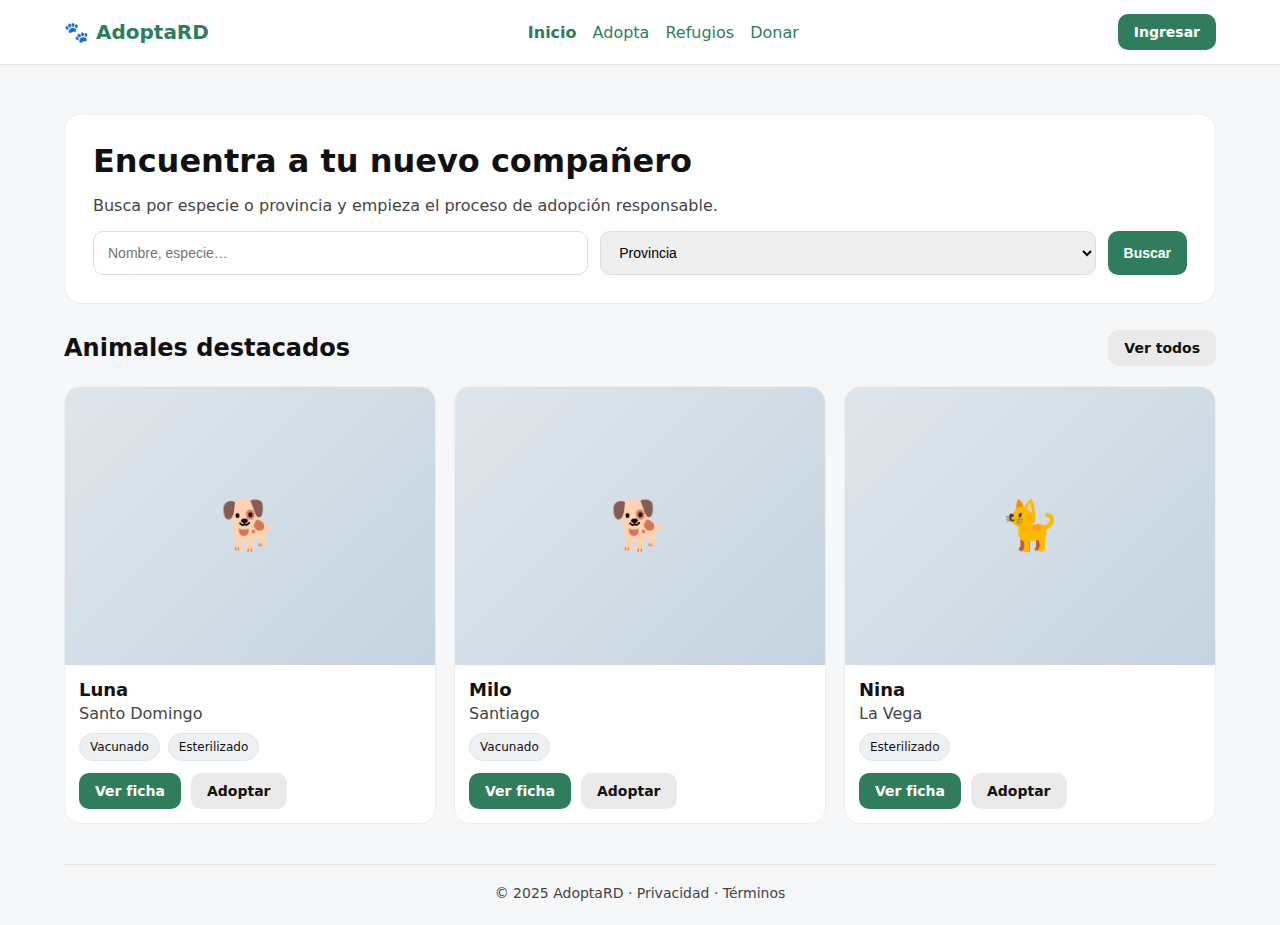
<file: index.html>
<!doctype html>
<html lang="es">
<head>
<meta charset="utf-8"/>
<meta name="viewport" content="width=device-width,initial-scale=1"/>
<title>AdoptaRD — Inicio</title>

<!-- estilos globales -->
<link rel="stylesheet" href="styles.css">

<style>
  :root{
    --primary:#2F7D5C; --accent:#FFC857;
    --bg:#F6F7F9; --text:#111; --muted:#444; --card:#fff;
  }
  *{box-sizing:border-box}
  body{margin:0;font-family:system-ui,-apple-system,Segoe UI,Roboto,Inter,Arial,sans-serif;background:var(--bg);color:var(--text)}
  a{color:inherit;text-decoration:none}
  .container{max-width:1200px;margin:auto;padding:24px}
  .navbar{position:sticky;top:0;background:#fff;border-bottom:1px solid #e7e7e7}
  .navwrap{display:flex;gap:24px;align-items:center;justify-content:space-between;padding:14px 24px}
  .brand{color:var(--primary);font-weight:800;font-size:20px}
  .menu{display:flex;gap:18px;color:var(--muted);flex-wrap:wrap}
  .menu a:hover{color:var(--primary)}
  .btn{background:var(--primary);color:#fff;border:0;padding:10px 16px;border-radius:10px;font-weight:600;cursor:pointer;transition:opacity .2s}
  .btn:hover{opacity:.9}
  .btn.light{background:#eaeaea;color:var(--text)}
  .hero{background:#fff;border:1px solid #eee;border-radius:18px;padding:28px;margin-top:24px}
  .search{display:flex;gap:12px;margin-top:14px}
  .search input,.search select{flex:1;padding:12px 14px;border:1px solid #ddd;border-radius:10px;font-size:14px}
  .search input:focus,.search select:focus{outline:2px solid var(--primary);border-color:var(--primary)}
  h1{margin:0 0 6px 0;font-size:32px}
  .muted{color:var(--muted)}
  .section-title{display:flex;align-items:center;justify-content:space-between;margin:26px 0 8px}
  .section-title h2{margin:0}
  .grid{display:grid;grid-template-columns:repeat(3,1fr);gap:18px;margin-top:20px}
  .card{background:var(--card);border:1px solid #eee;border-radius:16px;overflow:hidden;transition:box-shadow .2s}
  .card:hover{box-shadow:0 4px 12px rgba(0,0,0,.08)}
  .img{aspect-ratio:4/3;background:linear-gradient(135deg,#dfe6eb 0%,#c5d4e0 100%);display:flex;align-items:center;justify-content:center;font-size:48px}
  .pad{padding:14px}
  .pad h3{margin:0 0 4px 0;font-size:18px}
  .tags{display:flex;gap:8px;flex-wrap:wrap;margin-top:10px}
  .chip{background:#eef1f4;border:1px solid #e1e6ea;border-radius:999px;padding:6px 10px;font-size:12px;font-weight:500}
  footer{margin-top:40px;padding-top:20px;border-top:1px solid #e7e7e7;color:var(--muted);font-size:14px;text-align:center}
  @media (max-width:900px){.grid{grid-template-columns:1fr 1fr}}
  @media (max-width:640px){.menu{display:none}.grid{grid-template-columns:1fr}.navwrap{padding:14px 16px}.container{padding:16px}}
 /* Header */
  .navbar{position:sticky;top:0;background:#fff;border-bottom:1px solid #e7e7e7;z-index:5}
  .navrow{max-width:1200px;margin:auto;padding:14px 24px;display:flex;align-items:center;justify-content:space-between}
  .brand{color:var(--primary);font-weight:800;font-size:20px}
  .menu{display:flex;gap:16px;color:var(--muted)}
  .menu a:hover{color:var(--primary)}
  .btn{background:var(--primary);color:#fff;border:0;padding:10px 16px;border-radius:10px;cursor:pointer;font-weight:600;font-size:14px}
  .btn.secondary{background:#eaeaea;color:#111}

</style>
</head>
<body>
  <header class="navbar" role="navigation">
    <div class="navwrap container">
      <a class="brand" href="index.html">🐾 AdoptaRD</a>
      <nav class="menu" aria-label="Principal">
        <a href="index.html">Inicio</a>
        <a href="catalogo.html">Adopta</a>
        <a href="refugio.html">Refugios</a>
        <a href="donaciones.html">Donar</a>
        <a href="panel-refugio.html">Panel Refugio</a>
        <a href="panel-admin.html">Panel Admin</a>
      </nav>
      <!-- Botón lateral opcional: lo dejamos como “Ingresar” sin 'Registrarse' -->
      <a class="btn btn-login" id="loginBtn" href="login.html">Ingresar</a>
    </div>
  </header>

  <main class="container">
    <section class="hero">
      <h1>Encuentra a tu nuevo compañero</h1>
      <p class="muted">Busca por especie o provincia y empieza el proceso de adopción responsable.</p>
      <div class="search" role="search">
        <input id="q" type="search" placeholder="Nombre, especie…"/>
        <select id="prov" aria-label="Provincia">
          <option value="">Provincia</option>
          <option>Santo Domingo</option>
          <option>Santiago</option>
          <option>La Vega</option>
          <option>San Cristóbal</option>
          <option>Puerto Plata</option>
        </select>
        <button class="btn" id="btnBuscar">Buscar</button>
      </div>
    </section>

    <div class="section-title">
      <h2>Animales destacados</h2>
      <a class="btn light" href="catalogo.html">Ver todos</a>
    </div>

    <section class="grid" aria-label="Animales destacados">
      <article class="card">
        <div class="img" role="img" aria-label="Foto de Luna">🐕</div>
        <div class="pad">
          <h3>Luna</h3>
          <div class="muted">Santo Domingo</div>
          <div class="tags">
            <span class="chip">Vacunado</span>
            <span class="chip">Esterilizado</span>
          </div>
          <div style="margin-top:12px;display:flex;gap:10px">
            <a class="btn" href="ficha.html?id=luna">Ver ficha</a>
            <a class="btn light" href="formulario.html?id=luna">Adoptar</a>
          </div>
        </div>
      </article>

      <article class="card">
        <div class="img" role="img" aria-label="Foto de Milo">🐕</div>
        <div class="pad">
          <h3>Milo</h3>
          <div class="muted">Santiago</div>
          <div class="tags">
            <span class="chip">Vacunado</span>
          </div>
          <div style="margin-top:12px;display:flex;gap:10px">
            <a class="btn" href="ficha.html?id=luna">Ver ficha</a>
            <a class="btn light" href="formulario.html?id=milo">Adoptar</a>
          </div>
        </div>
      </article>

      <article class="card">
        <div class="img" role="img" aria-label="Foto de Nina">🐈</div>
        <div class="pad">
          <h3>Nina</h3>
          <div class="muted">La Vega</div>
          <div class="tags">
            <span class="chip">Esterilizado</span>
          </div>
          <div style="margin-top:12px;display:flex;gap:10px">
            <a class="btn" href="ficha.html?id=nina">Ver ficha</a>
            <a class="btn light" href="formulario.html?id=nina">Adoptar</a>
          </div>
        </div>
      </article>
    </section>

    <footer>© 2025 AdoptaRD · Privacidad · Términos</footer>
  </main>

  <!-- scripts -->
  <script src="auth.js"></script>
  <script>
    initAuthUI();

    // Redirigir a catálogo con parámetros de búsqueda (demo)
    document.getElementById('btnBuscar').addEventListener('click', ()=>{
      const q = encodeURIComponent(document.getElementById('q').value || '');
      const prov = encodeURIComponent(document.getElementById('prov').value || '');
      const url = `catalogo.html?q=${q}&prov=${prov}`;
      location.href = url;
    });
  </script>
</body>
</html>
</file>
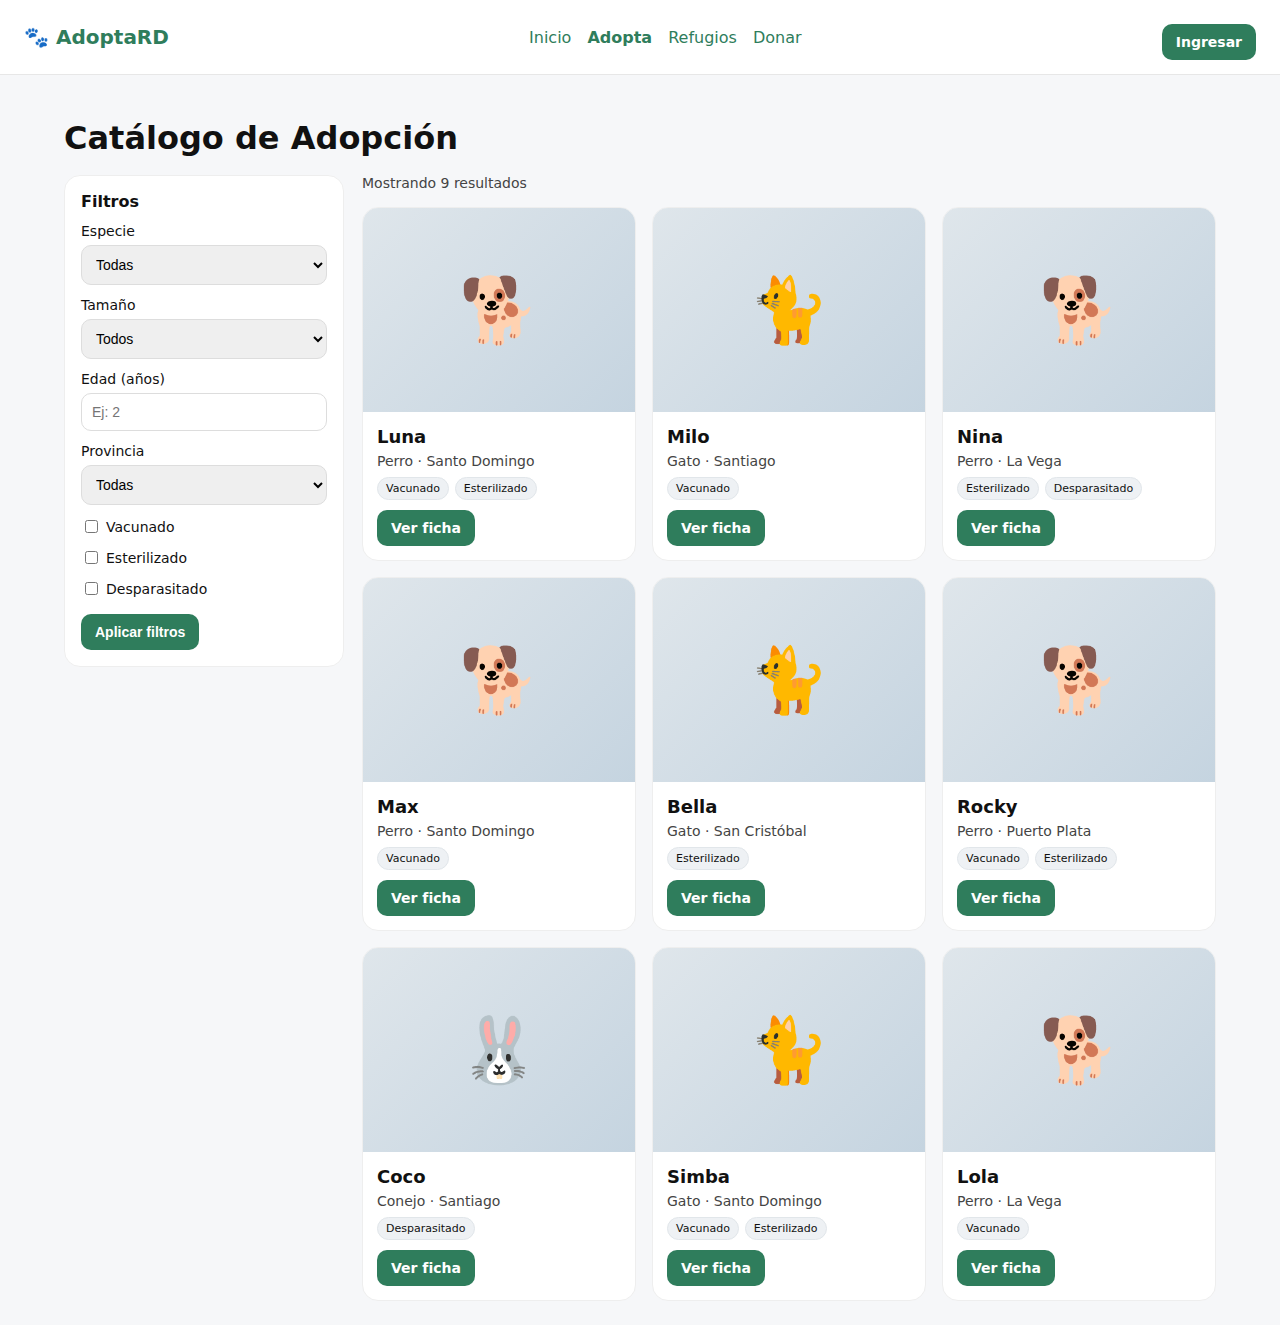
<file: catalogo.html>
<!doctype html>
<html lang="es">
<head>
  <meta charset="utf-8"/>
  <meta name="viewport" content="width=device-width,initial-scale=1"/>
  <title>AdoptaRD — Catálogo</title>

  <!-- estilos globales (quita subrayado de links, etc.) -->
  <link rel="stylesheet" href="styles.css">

  <style>
    :root{--primary:#2F7D5C;--bg:#F6F7F9;--text:#111;--muted:#444}
    *{box-sizing:border-box}
    body{margin:0;font-family:Inter,system-ui,-apple-system,Arial,sans-serif;background:var(--bg);color:var(--text)}
    .wrap{max-width:1200px;margin:auto;padding:24px}

    /* NAV */
    .nav{display:flex;justify-content:space-between;align-items:center;background:#fff;border-bottom:1px solid #e7e7e7;padding:14px 24px;position:sticky;top:0;z-index:100}
    .brand{color:var(--primary);font-weight:800;font-size:20px;text-decoration:none}
    .nav nav.menu{display:flex;gap:16px;color:var(--muted)}
    .nav nav.menu a:hover{color:var(--primary)}

    h1{margin:20px 0 10px 0;font-size:32px}
    .layout{display:grid;grid-template-columns:280px 1fr;gap:18px;margin-top:18px}
    .panel{background:#fff;border:1px solid #eee;border-radius:16px;padding:16px;height:fit-content;position:sticky;top:80px}

    .filter h3{margin:0 0 12px 0;font-size:16px}
    .filter label{display:block;margin:12px 0 6px;font-size:14px;font-weight:500}
    .filter input[type="number"],.filter input[type="text"],.filter select{width:100%;padding:10px;border:1px solid #ddd;border-radius:10px;font-size:14px}
    .filter input[type="number"]:focus,.filter select:focus{outline:2px solid var(--primary);border-color:var(--primary)}
    .filter input[type="checkbox"]{margin-right:8px;width:auto}
    .filter label:has(input[type="checkbox"]){display:flex;align-items:center;cursor:pointer}

    .btn{background:var(--primary);color:#fff;border:0;padding:10px 14px;border-radius:10px;margin-top:10px;cursor:pointer;font-weight:600;font-size:14px;transition:opacity .2s;display:inline-block}
    .btn:hover{opacity:.9}

    .results-header{display:flex;justify-content:space-between;align-items:center;margin-bottom:16px}
    .results-count{color:var(--muted);font-size:14px}

    .grid{display:grid;grid-template-columns:repeat(3,1fr);gap:16px}
    .card{background:#fff;border:1px solid #eee;border-radius:16px;overflow:hidden;transition:box-shadow .2s,transform .2s}
    .card:hover{box-shadow:0 4px 12px rgba(0,0,0,.08);transform:translateY(-2px)}
    .img{aspect-ratio:4/3;background:linear-gradient(135deg,#dfe6eb 0%,#c5d4e0 100%);display:flex;align-items:center;justify-content:center;font-size:64px}
    .pad{padding:14px}
    .pad h3{margin:0 0 6px 0;font-size:18px}
    .muted{color:var(--muted);font-size:14px}
    .tags{display:flex;gap:6px;margin-top:8px;flex-wrap:wrap}
    .chip{background:#eef1f4;border:1px solid #e1e6ea;border-radius:999px;padding:4px 8px;font-size:11px;font-weight:500}

    @media (max-width:960px){
      .layout{grid-template-columns:1fr}
      .panel{position:static}
      .grid{grid-template-columns:1fr 1fr}
    }
    @media (max-width:640px){
      .grid{grid-template-columns:1fr}
      .nav nav.menu{display:none}
    }
  </style>
</head>
<body>
  <header class="nav">
    <a class="brand" href="index.html">🐾 AdoptaRD</a>
    <nav class="menu" aria-label="Principal">
      <a href="index.html">Inicio</a>
      <a href="catalogo.html">Adopta</a>
      <a href="refugio.html">Refugios</a>
      <a href="donaciones.html">Donar</a>
      <a href="panel-refugio.html">Panel Refugio</a>
      <a href="panel-admin.html">Panel Admin</a>
    </nav>
    <a id="primaryAction" class="btn" href="login.html">Ingresar</a>
  </header>

  <main class="wrap">
    <h1>Catálogo de Adopción</h1>

    <div class="layout">
      <!-- FILTROS -->
      <aside class="panel filter" aria-label="Filtros">
        <h3>Filtros</h3>

        <label for="f-esp">Especie</label>
        <select id="f-esp">
          <option value="">Todas</option>
          <option>Perro</option>
          <option>Gato</option>
          <option>Conejo</option>
          <option>Otros</option>
        </select>

        <label for="f-tam">Tamaño</label>
        <select id="f-tam">
          <option value="">Todos</option>
          <option>Pequeño</option>
          <option>Mediano</option>
          <option>Grande</option>
        </select>

        <label for="f-edad">Edad (años)</label>
        <input id="f-edad" type="number" min="0" max="20" placeholder="Ej: 2"/>

        <label for="f-prov">Provincia</label>
        <select id="f-prov">
          <option value="">Todas</option>
          <option>Santo Domingo</option>
          <option>Santiago</option>
          <option>La Vega</option>
          <option>San Cristóbal</option>
          <option>Puerto Plata</option>
          <option>San Pedro de Macorís</option>
        </select>

        <label><input id="f-vac" type="checkbox"/> Vacunado</label>
        <label><input id="f-est" type="checkbox"/> Esterilizado</label>
        <label><input id="f-des" type="checkbox"/> Desparasitado</label>

        <button class="btn" id="btn-filters">Aplicar filtros</button>
      </aside>

      <!-- RESULTADOS -->
      <div>
        <div class="results-header">
          <div class="results-count" id="count">Mostrando 9 resultados</div>
        </div>

        <section class="grid" id="grid" aria-label="Resultados"></section>
      </div>
    </div>
  </main>

  <!-- auth + comportamiento -->
  <script src="auth.js"></script>
  <script>
    initAuthUI();

    // Datos demo
    const data = [
      {id:'luna',  nombre:'Luna',  especie:'Perro',  provincia:'Santo Domingo', tam:'Mediano', edad:2,  vacunado:true,  esterilizado:true, desparasitado:false, icon:'🐕'},
      {id:'milo',  nombre:'Milo',  especie:'Gato',   provincia:'Santiago',       tam:'Pequeño', edad:1,  vacunado:true,  esterilizado:false, desparasitado:false, icon:'🐈'},
      {id:'nina',  nombre:'Nina',  especie:'Perro',  provincia:'La Vega',        tam:'Pequeño', edad:3,  vacunado:false, esterilizado:true,  desparasitado:true,  icon:'🐕'},
      {id:'max',   nombre:'Max',   especie:'Perro',  provincia:'Santo Domingo',  tam:'Grande',  edad:4,  vacunado:true,  esterilizado:false, desparasitado:false, icon:'🐕'},
      {id:'bella', nombre:'Bella', especie:'Gato',   provincia:'San Cristóbal',  tam:'Mediano', edad:2,  vacunado:false, esterilizado:true,  desparasitado:false, icon:'🐈'},
      {id:'rocky', nombre:'Rocky', especie:'Perro',  provincia:'Puerto Plata',   tam:'Grande',  edad:5,  vacunado:true,  esterilizado:true,  desparasitado:false, icon:'🐕'},
      {id:'coco',  nombre:'Coco',  especie:'Conejo', provincia:'Santiago',       tam:'Pequeño', edad:1,  vacunado:false, esterilizado:false, desparasitado:true,  icon:'🐰'},
      {id:'simba', nombre:'Simba', especie:'Gato',   provincia:'Santo Domingo',  tam:'Mediano', edad:3,  vacunado:true,  esterilizado:true,  desparasitado:false, icon:'🐈'},
      {id:'lola',  nombre:'Lola',  especie:'Perro',  provincia:'La Vega',        tam:'Pequeño', edad:2,  vacunado:true,  esterilizado:false, desparasitado:false, icon:'🐕'}
    ];

    const grid = document.getElementById('grid');
    const count = document.getElementById('count');

    function render(list){
      grid.innerHTML = list.map(a => `
        <article class="card">
          <div class="img">${a.icon}</div>
          <div class="pad">
            <h3>${a.nombre}</h3>
            <div class="muted">${a.especie} · ${a.provincia}</div>
            <div class="tags">
              ${a.vacunado ? '<span class="chip">Vacunado</span>' : ''}
              ${a.esterilizado ? '<span class="chip">Esterilizado</span>' : ''}
              ${a.desparasitado ? '<span class="chip">Desparasitado</span>' : ''}
            </div>
            <a class="btn" href="ficha.html?id=${encodeURIComponent(a.id)}" style="margin-top:10px">Ver ficha</a>
          </div>
        </article>
      `).join('');
      count.textContent = `Mostrando ${list.length} resultado${list.length===1?'':'s'}`;
    }

    function applyFilters(){
      const esp = document.getElementById('f-esp').value;
      const tam = document.getElementById('f-tam').value;
      const edad = document.getElementById('f-edad').value;
      const prov = document.getElementById('f-prov').value;
      const vac = document.getElementById('f-vac').checked;
      const est = document.getElementById('f-est').checked;
      const des = document.getElementById('f-des').checked;

      let list = data.slice();

      if(esp)  list = list.filter(x => x.especie === esp);
      if(tam)  list = list.filter(x => x.tam === tam);
      if(prov) list = list.filter(x => x.provincia === prov);
      if(edad) list = list.filter(x => String(x.edad) === String(edad));
      if(vac)  list = list.filter(x => x.vacunado);
      if(est)  list = list.filter(x => x.esterilizado);
      if(des)  list = list.filter(x => x.desparasitado);

      render(list);
    }

    document.getElementById('btn-filters').addEventListener('click', applyFilters);

    // Render inicial
    render(data);
  </script>
</body>
</html>
</file>
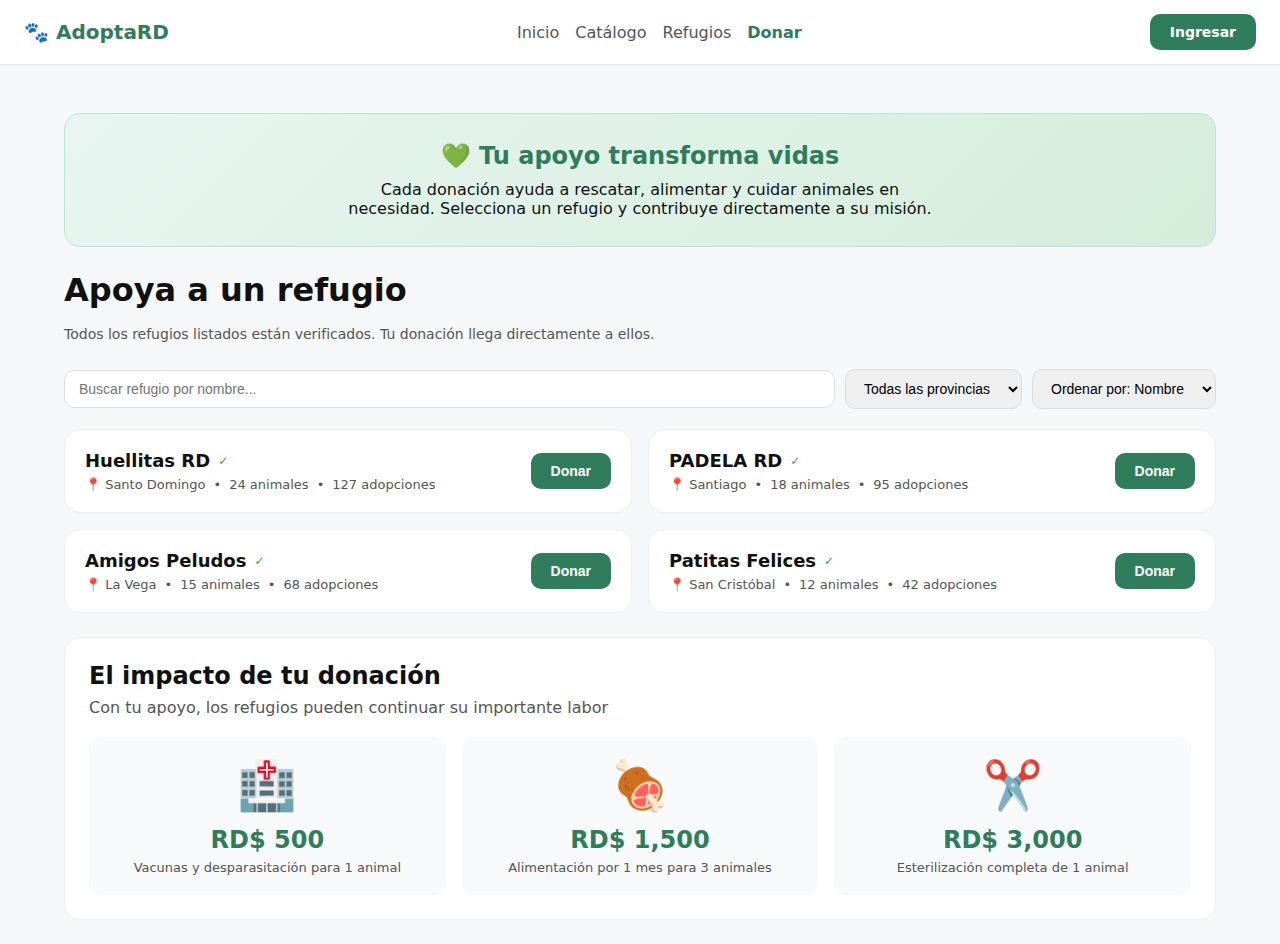
<file: donaciones.html>
<!doctype html>
<html lang="es">
<head>
<meta charset="utf-8"/>
<meta name="viewport" content="width=device-width,initial-scale=1"/>
<title>AdoptaRD — Donaciones</title>
<style>
  :root{--primary:#2F7D5C;--bg:#F6F7F9;--text:#111;--muted:#555}
  *{box-sizing:border-box} 
  body{margin:0;font-family:Inter,system-ui,-apple-system,Arial,sans-serif;background:var(--bg);color:var(--text)}
  a{text-decoration:none;color:inherit}
  .nav{display:flex;justify-content:space-between;align-items:center;background:#fff;border-bottom:1px solid #e7e7e7;padding:14px 24px;margin-bottom:24px;position:sticky;top:0;z-index:10}
  .brand{color:var(--primary);font-weight:800;font-size:20px}
  .nav nav{display:flex;gap:16px;color:var(--muted)}
  .nav nav a:hover{color:var(--primary)}
  .right-actions{display:flex;gap:10px;align-items:center}
  .btn-link{padding:8px 12px;border-radius:10px;font-weight:600;font-size:14px;border:1px solid #e7e7e7;background:#fff;cursor:pointer}
  .btn{background:var(--primary);color:#fff;border:0;padding:10px 20px;border-radius:10px;font-weight:600;cursor:pointer;transition:opacity 0.2s;font-size:14px}
  .btn:hover{opacity:0.9}
  .wrap{max-width:1200px;margin:auto;padding:24px}
  h1{margin:0 0 8px 0;font-size:32px}
  .subtitle{color:var(--muted);font-size:14px;margin-bottom:24px;line-height:1.6}
  .hero{background:linear-gradient(135deg, #e8f5f1 0%, #d4edda 100%);border:1px solid #b8e6d5;border-radius:16px;padding:28px;margin-bottom:24px;text-align:center}
  .hero h2{margin:0 0 10px 0;color:var(--primary);font-size:24px}
  .hero p{margin:0;color:var(--text);max-width:600px;margin:0 auto}
  .filter-bar{display:flex;gap:10px;margin-bottom:20px;flex-wrap:wrap;align-items:center}
  .filter-bar input{flex:1;min-width:250px;padding:10px 14px;border:1px solid #ddd;border-radius:10px;font-size:14px}
  .filter-bar input:focus{outline:2px solid var(--primary);border-color:var(--primary)}
  .filter-bar select{padding:10px 14px;border:1px solid #ddd;border-radius:10px;font-size:14px}
  .grid{display:grid;grid-template-columns:repeat(2,1fr);gap:16px;margin-bottom:24px}
  .card{background:#fff;border:1px solid #eee;border-radius:16px;padding:20px;display:flex;justify-content:space-between;align-items:center;transition:box-shadow 0.2s,transform 0.2s}
  .card:hover{box-shadow:0 4px 12px rgba(0,0,0,0.08);transform:translateY(-2px)}
  .card-info h3{margin:0 0 6px 0;font-size:18px;display:flex;align-items:center;gap:8px}
  .card-info .meta{font-size:13px;color:var(--muted);display:flex;align-items:center;gap:8px;flex-wrap:wrap}
  .verified{color:#28a745;font-weight:600;font-size:12px}
  .donation-modal{background:#fff;border:1px solid #eee;border-radius:16px;padding:24px;margin-top:24px;display:none}
  .donation-modal.active{display:block}
  .modal-header{display:flex;justify-content:space-between;align-items:center;margin-bottom:20px;padding-bottom:16px;border-bottom:2px solid #e7e7e7}
  .modal-header h3{margin:0;font-size:20px}
  .close-btn{background:none;border:0;font-size:24px;cursor:pointer;color:var(--muted);padding:0;width:32px;height:32px;border-radius:6px;transition:background 0.2s}
  .close-btn:hover{background:#f0f0f0}
  .modal-content{display:grid;grid-template-columns:1fr 1fr;gap:24px}
  .bank-info{background:#f8f9fa;padding:18px;border-radius:12px;border:1px solid #e9ecef}
  .bank-info h4{margin:0 0 14px 0;font-size:14px;font-weight:700;color:var(--muted);text-transform:uppercase}
  .bank-details{font-family:monospace;font-size:13px;line-height:1.8;background:#fff;padding:14px;border-radius:8px;border:1px solid #e7e7e7}
  .form-group{margin-bottom:16px}
  .form-group label{display:block;margin-bottom:6px;font-weight:600;font-size:14px}
  .form-group input,.form-group select,.form-group textarea{width:100%;padding:10px 14px;border:1px solid #ddd;border-radius:10px;font-family:inherit;font-size:14px}
  .form-group input:focus,.form-group select:focus,.form-group textarea:focus{outline:2px solid var(--primary);border-color:var(--primary)}
  .form-group .helper{font-size:12px;color:var(--muted);margin-top:4px}
  .file-upload{border:2px dashed #ddd;border-radius:10px;padding:20px;text-align:center;cursor:pointer;transition:all 0.2s}
  .file-upload:hover{border-color:var(--primary);background:#f8f9fa}
  .file-upload input{display:none}
  .file-name{margin-top:8px;font-size:13px;color:var(--primary);font-weight:600}
  .impact-section{background:#fff;border:1px solid #eee;border-radius:16px;padding:24px;margin-top:24px}
  .impact-grid{display:grid;grid-template-columns:repeat(3,1fr);gap:16px;margin-top:16px}
  .impact-card{text-align:center;padding:20px;background:#f8f9fa;border-radius:12px}
  .impact-icon{font-size:48px;margin-bottom:12px}
  .impact-card h4{margin:0 0 6px 0;color:var(--primary);font-size:24px;font-weight:700}
  .impact-card p{margin:0;font-size:13px;color:var(--muted)}
  @media (max-width:900px){
    .grid{grid-template-columns:1fr}
    .modal-content{grid-template-columns:1fr}
    .impact-grid{grid-template-columns:1fr}
    .nav nav{display:none}
  }
</style>
</head>
<body>
  <header class="nav">
    <a class="brand" href="index.html">🐾 AdoptaRD</a>
    <nav aria-label="Principal">
      <a href="index.html">Inicio</a>
      <a href="catalogo.html">Catálogo</a>
      <a href="refugio.html">Refugios</a>
      <a href="donaciones.html" style="color:var(--primary);font-weight:700">Donar</a>
    </nav>
    <div class="right-actions">
      <!-- Botón derecho dinámico según rol -->
      <a id="primaryAction" class="btn" href="login.html">Ingresar</a>
      <button id="logoutBtn" class="btn-link" style="display:none">Salir</button>
    </div>
  </header>

  <main class="wrap">
    <div class="hero">
      <h2>💚 Tu apoyo transforma vidas</h2>
      <p>Cada donación ayuda a rescatar, alimentar y cuidar animales en necesidad. Selecciona un refugio y contribuye directamente a su misión.</p>
    </div>

    <h1>Apoya a un refugio</h1>
    <p class="subtitle">Todos los refugios listados están verificados. Tu donación llega directamente a ellos.</p>
    
    <div class="filter-bar">
      <input type="search" placeholder="Buscar refugio por nombre..."/>
      <select>
        <option>Todas las provincias</option>
        <option>Santo Domingo</option>
        <option>Santiago</option>
        <option>La Vega</option>
        <option>San Cristóbal</option>
        <option>Puerto Plata</option>
      </select>
      <select>
        <option>Ordenar por: Nombre</option>
        <option>Más reciente</option>
        <option>Más antiguo</option>
      </select>
    </div>

    <section class="grid">
      <article class="card">
        <div class="card-info">
          <h3>
            Huellitas RD
            <span class="verified">✓</span>
          </h3>
          <div class="meta">
            <span>📍 Santo Domingo</span>
            <span>•</span>
            <span>24 animales</span>
            <span>•</span>
            <span>127 adopciones</span>
          </div>
        </div>
        <button class="btn" onclick="openDonationModal('Huellitas RD', 'Santo Domingo', 'Banco Popular', '000-0000000-1', 'Fundación Huellitas RD')">Donar</button>
      </article>

      <article class="card">
        <div class="card-info">
          <h3>
            PADELA RD
            <span class="verified">✓</span>
          </h3>
          <div class="meta">
            <span>📍 Santiago</span>
            <span>•</span>
            <span>18 animales</span>
            <span>•</span>
            <span>95 adopciones</span>
          </div>
        </div>
        <button class="btn" onclick="openDonationModal('PADELA RD', 'Santiago', 'Banreservas', '000-0000000-2', 'Fundación PADELA')">Donar</button>
      </article>

      <article class="card">
        <div class="card-info">
          <h3>
            Amigos Peludos
            <span class="verified">✓</span>
          </h3>
          <div class="meta">
            <span>📍 La Vega</span>
            <span>•</span>
            <span>15 animales</span>
            <span>•</span>
            <span>68 adopciones</span>
          </div>
        </div>
        <button class="btn" onclick="openDonationModal('Amigos Peludos', 'La Vega', 'BHD León', '000-0000000-3', 'Asociación Amigos Peludos')">Donar</button>
      </article>

      <article class="card">
        <div class="card-info">
          <h3>
            Patitas Felices
            <span class="verified">✓</span>
          </h3>
          <div class="meta">
            <span>📍 San Cristóbal</span>
            <span>•</span>
            <span>12 animales</span>
            <span>•</span>
            <span>42 adopciones</span>
          </div>
        </div>
        <button class="btn" onclick="openDonationModal('Patitas Felices', 'San Cristóbal', 'Banco Popular', '000-0000000-4', 'ONG Patitas Felices')">Donar</button>
      </article>
    </section>

    <section class="donation-modal" id="donationModal">
      <div class="modal-header">
        <h3>Donar a <span id="refugeName"></span></h3>
        <button class="close-btn" onclick="closeDonationModal()">×</button>
      </div>
      
      <div class="modal-content">
        <div>
          <div class="bank-info">
            <h4>📋 Información bancaria</h4>
            <div class="bank-details">
              <strong>Banco:</strong> <span id="bankName"></span><br/>
              <strong>Cuenta:</strong> <span id="accountNumber"></span><br/>
              <strong>Titular:</strong> <span id="accountHolder"></span><br/>
              <br/>
              <strong>Pago móvil:</strong><br/>
              (809) 000-0000
            </div>
          </div>
          
          <div style="margin-top:16px;padding:14px;background:#fff3cd;border:1px solid #ffc107;border-radius:10px;font-size:13px">
            <strong>⚠️ Importante:</strong> Después de realizar tu transferencia, completa el formulario para que el refugio pueda verificar tu donación.
          </div>
        </div>

        <form onsubmit="submitDonation(event)">
          <div class="form-group">
            <label for="donorName">Tu nombre completo *</label>
            <input type="text" id="donorName" required placeholder="Juan Pérez"/>
          </div>

          <div class="form-group">
            <label for="donorEmail">Correo electrónico *</label>
            <input type="email" id="donorEmail" required placeholder="tu@email.com"/>
            <div class="helper">Recibirás confirmación aquí</div>
          </div>

          <div class="form-group">
            <label for="amount">Monto donado (RD$) *</label>
            <input type="number" id="amount" required min="100" placeholder="1000"/>
          </div>

          <div class="form-group">
            <label for="reference">Referencia de transacción *</label>
            <input type="text" id="reference" required placeholder="TRX-123456"/>
            <div class="helper">Número que aparece en tu comprobante</div>
          </div>

          <div class="form-group">
            <label for="donationDate">Fecha de transferencia *</label>
            <input type="date" id="donationDate" required/>
          </div>

          <div class="form-group">
            <label>Comprobante de pago (opcional)</label>
            <label class="file-upload" for="fileInput">
              <div style="font-size:32px;margin-bottom:8px">📎</div>
              <div>Click para subir archivo</div>
              <div style="font-size:12px;color:var(--muted);margin-top:4px">JPG, PNG o PDF (máx. 5MB)</div>
              <div class="file-name" id="fileName"></div>
            </label>
            <input type="file" id="fileInput" accept="image/*,.pdf" onchange="showFileName(this)"/>
          </div>

          <div class="form-group">
            <label for="message">Mensaje al refugio (opcional)</label>
            <textarea id="message" rows="3" placeholder="Escribe un mensaje de apoyo..."></textarea>
          </div>

          <button type="submit" class="btn" style="width:100%;padding:12px">Enviar comprobante de donación</button>
        </form>
      </div>
    </section>

    <section class="impact-section">
      <h2 style="margin:0 0 8px 0">El impacto de tu donación</h2>
      <p style="color:var(--muted);margin:0 0 20px 0">Con tu apoyo, los refugios pueden continuar su importante labor</p>
      
      <div class="impact-grid">
        <div class="impact-card">
          <div class="impact-icon">🏥</div>
          <h4>RD$ 500</h4>
          <p>Vacunas y desparasitación para 1 animal</p>
        </div>
        <div class="impact-card">
          <div class="impact-icon">🍖</div>
          <h4>RD$ 1,500</h4>
          <p>Alimentación por 1 mes para 3 animales</p>
        </div>
        <div class="impact-card">
          <div class="impact-icon">✂️</div>
          <h4>RD$ 3,000</h4>
          <p>Esterilización completa de 1 animal</p>
        </div>
      </div>
    </section>
  </main>

  <!-- Auth y lógica de UI -->
  <script src="auth.js"></script>
  <script>
    // Ajuste del botón derecho según el rol almacenado
    (function setupPrimaryAction(){
      const role = (localStorage.getItem('userRole') || 'visitante').toLowerCase();
      const btn = document.getElementById('primaryAction');
      const logoutBtn = document.getElementById('logoutBtn');

      if (role === 'refugio') {
        btn.textContent = 'Panel Refugio';
        btn.href = 'panel-refugio.html';
        logoutBtn.style.display = 'inline-block';
      } else if (role === 'admin') {
        btn.textContent = 'Panel Admin';
        btn.href = 'panel-admin.html';
        logoutBtn.style.display = 'inline-block';
      } else {
        // visitante
        btn.textContent = 'Ingresar';
        btn.href = 'login.html?next=donaciones.html';
        logoutBtn.style.display = 'none';
      }

      logoutBtn.addEventListener('click', () => {
        localStorage.removeItem('userRole');
        localStorage.removeItem('userEmail');
        location.href = 'index.html';
      });
    })();

    let currentRefuge = '';

    function openDonationModal(name, location, bank, account, holder) {
      currentRefuge = name;
      document.getElementById('refugeName').textContent = name;
      document.getElementById('bankName').textContent = bank;
      document.getElementById('accountNumber').textContent = account;
      document.getElementById('accountHolder').textContent = holder;
      document.getElementById('donationModal').classList.add('active');
      window.scrollTo({ top: document.getElementById('donationModal').offsetTop - 20, behavior: 'smooth' });
    }

    function closeDonationModal() {
      document.getElementById('donationModal').classList.remove('active');
      const form = document.getElementById('donationModal').querySelector('form');
      if (form) form.reset();
      document.getElementById('fileName').textContent = '';
    }

    function showFileName(input) {
      const fileName = input.files && input.files[0] ? input.files[0].name : '';
      document.getElementById('fileName').textContent = fileName ? `✓ ${fileName}` : '';
    }

    function submitDonation(event) {
      event.preventDefault();
      const name = document.getElementById('donorName').value.trim();
      const email = document.getElementById('donorEmail').value.trim();
      const amount = document.getElementById('amount').value.trim();
      const reference = document.getElementById('reference').value.trim();
      const date = document.getElementById('donationDate').value;

      if (!name || !email || !amount || !reference || !date) {
        alert('Por favor, completa los campos requeridos.');
        return;
      }

      alert(`✓ ¡Gracias ${name}!\n\nTu donación de RD$ ${amount} a ${currentRefuge} ha sido registrada.\nReferencia: ${reference}\nFecha: ${date}\n\nEl refugio verificará tu donación y recibirás confirmación por email.`);
      closeDonationModal();
    }
  </script>
</body>
</html>
</file>
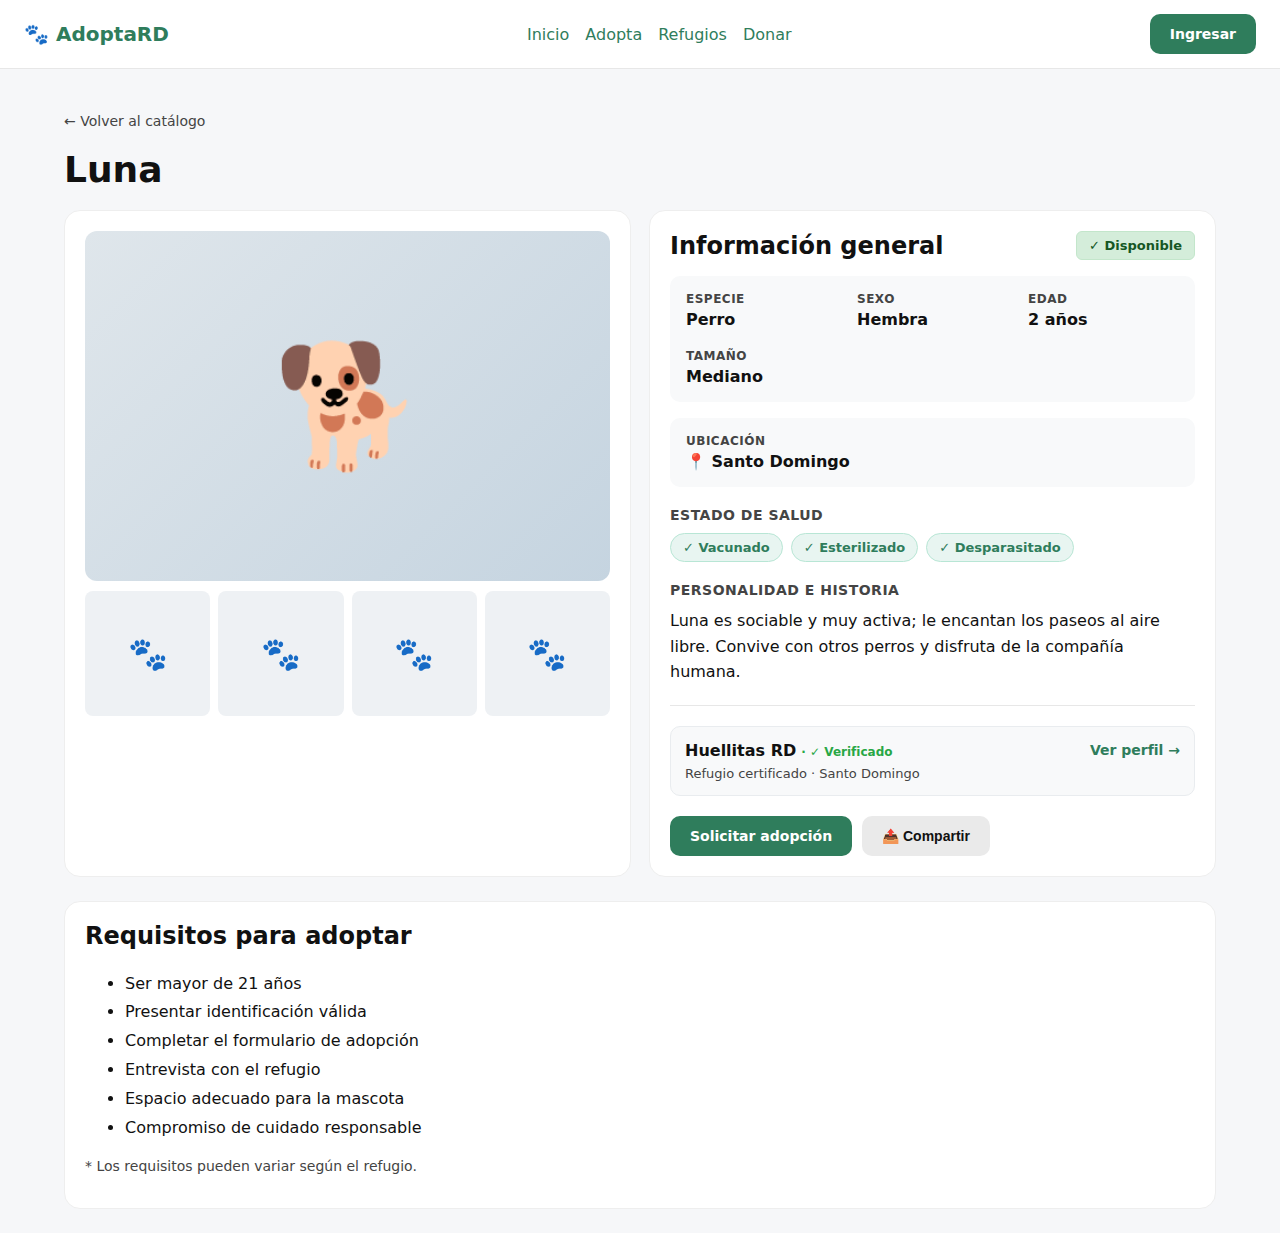
<file: ficha.html>
<!doctype html>
<html lang="es">
<head>
<meta charset="utf-8"/>
<meta name="viewport" content="width=device-width,initial-scale=1"/>
<title>AdoptaRD — Ficha</title>

<link rel="stylesheet" href="styles.css">

<style>
  :root{--primary:#2F7D5C;--bg:#F6F7F9;--text:#111;--muted:#444}
  *{box-sizing:border-box}
  body{margin:0;font-family:Inter,system-ui,-apple-system,Arial,sans-serif;background:var(--bg);color:var(--text)}
  .wrap{max-width:1200px;margin:auto;padding:24px}
  .nav{display:flex;justify-content:space-between;align-items:center;background:#fff;border-bottom:1px solid #e7e7e7;padding:14px 24px;position:sticky;top:0;z-index:100}
  .brand{color:var(--primary);font-weight:800;font-size:20px;text-decoration:none}
  .nav nav.menu{display:flex;gap:16px;color:var(--muted)}
  .nav nav.menu a:hover{color:var(--primary)}
  .back-link{display:inline-flex;align-items:center;gap:6px;color:var(--muted);margin:20px 0 10px;font-size:14px;transition:color .2s;text-decoration:none}
  .back-link:hover{color:var(--primary)}
  h1{margin:10px 0;font-size:36px}
  .grid{display:grid;grid-template-columns:1fr 1fr;gap:18px;margin-top:20px}
  .panel{background:#fff;border:1px solid #eee;border-radius:16px;padding:20px}
  .gallery{aspect-ratio:3/2;background:linear-gradient(135deg,#dfe6eb 0%,#c5d4e0 100%);border-radius:12px;display:flex;align-items:center;justify-content:center;font-size:120px}
  .thumbs{display:grid;grid-template-columns:repeat(4,1fr);gap:8px;margin-top:10px}
  .thumb{aspect-ratio:1/1;background:#eef1f4;border-radius:8px;display:flex;align-items:center;justify-content:center;font-size:32px}
  .info-row{display:flex;gap:20px;flex-wrap:wrap;margin:16px 0;padding:16px;background:#f8f9fa;border-radius:10px}
  .info-item{flex:1;min-width:120px}
  .info-label{font-size:12px;color:var(--muted);text-transform:uppercase;font-weight:600;letter-spacing:.5px;margin-bottom:4px}
  .info-value{font-size:16px;font-weight:600;color:var(--text)}
  .section-title{font-size:14px;font-weight:700;text-transform:uppercase;color:var(--muted);margin:20px 0 10px;letter-spacing:.5px}
  .tags{display:flex;gap:8px;flex-wrap:wrap;margin:10px 0}
  .chip{background:#e8f5f1;border:1px solid #b8e6d5;color:#2F7D5C;border-radius:999px;padding:6px 12px;font-size:13px;font-weight:600}
  .description{line-height:1.6;margin:10px 0;color:var(--text)}
  .muted{color:var(--muted)}
  .status-badge{display:inline-block;background:#d4edda;color:#155724;padding:6px 12px;border-radius:6px;font-size:13px;font-weight:600;border:1px solid #c3e6cb}
  .refuge-card{background:#f8f9fa;padding:14px;border-radius:10px;margin:16px 0;border:1px solid #e9ecef}
  .refuge-card strong{color:var(--text)}
  .verified{color:#28a745;font-size:12px;font-weight:600}
  hr{border:0;border-top:1px solid #e7e7e7;margin:20px 0}
  .btn{background:var(--primary);color:#fff;border:0;padding:12px 20px;border-radius:10px;cursor:pointer;font-weight:600;font-size:14px;transition:opacity .2s;display:inline-block;text-decoration:none}
  .btn:hover{opacity:.9}
  .btn.secondary{background:#eaeaea;color:#111}
  .action-buttons{display:flex;gap:10px;margin-top:20px}
  @media (max-width:900px){
    .grid{grid-template-columns:1fr}
    .nav nav.menu{display:none}
  }
</style>
</head>
<body>
<header class="nav">
  <a class="brand" href="index.html">🐾 AdoptaRD</a>
  <nav class="menu" aria-label="Principal">
    <a href="index.html">Inicio</a>
    <a href="catalogo.html">Adopta</a>
    <a href="refugio.html">Refugios</a>
    <a href="donaciones.html">Donar</a>
    <a href="panel-refugio.html">Panel Refugio</a>
    <a href="panel-admin.html">Panel Admin</a>
  </nav>
  <a id="primaryAction" class="btn" href="login.html">Ingresar</a>
</header>

<main class="wrap">
  <a href="catalogo.html" class="back-link">← Volver al catálogo</a>
  <h1 id="nameTitle">Ficha</h1>

  <section class="grid">
    <div class="panel">
      <div class="gallery" id="bigIcon" aria-label="Foto principal">🐾</div>
      <div class="thumbs">
        <div class="thumb">🐾</div>
        <div class="thumb">🐾</div>
        <div class="thumb">🐾</div>
        <div class="thumb">🐾</div>
      </div>
    </div>

    <div class="panel">
      <div style="display:flex;justify-content:space-between;align-items:center;margin-bottom:16px">
        <h2 style="margin:0;font-size:24px">Información general</h2>
        <span class="status-badge">✓ Disponible</span>
      </div>

      <div class="info-row">
        <div class="info-item"><div class="info-label">Especie</div><div class="info-value" id="especie"></div></div>
        <div class="info-item"><div class="info-label">Sexo</div><div class="info-value" id="sexo"></div></div>
        <div class="info-item"><div class="info-label">Edad</div><div class="info-value" id="edad"></div></div>
        <div class="info-item"><div class="info-label">Tamaño</div><div class="info-value" id="tam"></div></div>
      </div>

      <div class="info-row" style="margin-top:12px">
        <div class="info-item">
          <div class="info-label">Ubicación</div>
          <div class="info-value" id="ubicacion">📍 —</div>
        </div>
      </div>

      <div class="section-title">Estado de salud</div>
      <div class="tags" id="tags"></div>

      <div class="section-title">Personalidad e historia</div>
      <p class="description" id="historia"></p>

      <hr/>

      <div class="refuge-card" id="refugioCard">
        <div style="display:flex;justify-content:space-between;align-items:center">
          <div>
            <strong id="refugioNombre">Refugio</strong>
            <span class="verified"> · ✓ Verificado</span>
          </div>
          <a id="refugioLink" href="refugio.html" style="color:var(--primary);font-weight:600;font-size:14px">Ver perfil →</a>
        </div>
        <div class="muted" id="refugioMeta" style="font-size:13px;margin-top:6px"></div>
      </div>

      <div class="action-buttons">
        <a class="btn" id="btnAdoptar" href="formulario.html">Solicitar adopción</a>
        <button class="btn secondary" onclick="navigator.clipboard.writeText(location.href).then(()=>alert('Enlace copiado'))">📤 Compartir</button>
      </div>
    </div>
  </section>

  <section class="panel" style="margin-top:24px">
    <h2 style="margin-top:0">Requisitos para adoptar</h2>
    <ul style="line-height:1.8;color:var(--text)">
      <li>Ser mayor de 21 años</li>
      <li>Presentar identificación válida</li>
      <li>Completar el formulario de adopción</li>
      <li>Entrevista con el refugio</li>
      <li>Espacio adecuado para la mascota</li>
      <li>Compromiso de cuidado responsable</li>
    </ul>
    <p class="muted" style="font-size:14px">* Los requisitos pueden variar según el refugio.</p>
  </section>
</main>

<script src="auth.js"></script>
<script>
  initAuthUI();

  // Datos demo (mismos IDs que en catálogo)
  const ANIMALES = [
    {id:'luna',  nombre:'Luna',  especie:'Perro',  sexo:'Hembra',  tam:'Mediano', edad:2, provincia:'Santo Domingo', vacunado:true,  esterilizado:true,  desparasitado:true,  icon:'🐕', refugioId:'huellitas', refugio:'Huellitas RD', refugioProv:'Santo Domingo', historia:'Luna es sociable y muy activa; le encantan los paseos al aire libre. Convive con otros perros y disfruta de la compañía humana.'},
    {id:'milo',  nombre:'Milo',  especie:'Gato',   sexo:'Macho',   tam:'Pequeño', edad:1, provincia:'Santiago',       vacunado:true,  esterilizado:false, desparasitado:false, icon:'🐈', refugioId:'huellitas', refugio:'Huellitas RD', refugioProv:'Santiago', historia:'Gatito juguetón y curioso. Ideal para departamentos.'},
    {id:'nina',  nombre:'Nina',  especie:'Gato',   sexo:'Hembra',  tam:'Mediano', edad:2, provincia:'La Vega',        vacunado:false, esterilizado:true,  desparasitado:false, icon:'🐈', refugioId:'huellitas', refugio:'Huellitas RD', refugioProv:'La Vega', historia:'Tranquila y cariñosa; se adapta rápido a nuevos hogares.'}
  ];

  function getParam(name){
    return new URLSearchParams(location.search).get(name);
  }

  const id = getParam('id') || 'luna';
  const a = ANIMALES.find(x => x.id === id) || ANIMALES[0];

  // Pinta la ficha
  document.title = `AdoptaRD — ${a.nombre}`;
  document.getElementById('nameTitle').textContent = a.nombre;
  document.getElementById('bigIcon').textContent = a.icon;
  document.getElementById('especie').textContent = a.especie;
  document.getElementById('sexo').textContent    = a.sexo;
  document.getElementById('edad').textContent    = `${a.edad} año${a.edad===1?'':'s'}`;
  document.getElementById('tam').textContent     = a.tam;
  document.getElementById('ubicacion').textContent = `📍 ${a.provincia}`;
  document.getElementById('historia').textContent = a.historia;
  document.getElementById('btnAdoptar').setAttribute('href', `formulario.html?id=${encodeURIComponent(a.id)}`);

  // etiquetas de salud
  const tags = [];
  if (a.vacunado)     tags.push('<span class="chip">✓ Vacunado</span>');
  if (a.esterilizado) tags.push('<span class="chip">✓ Esterilizado</span>');
  if (a.desparasitado)tags.push('<span class="chip">✓ Desparasitado</span>');
  document.getElementById('tags').innerHTML = tags.join('');

  // Refugio
  document.getElementById('refugioNombre').textContent = a.refugio;
  document.getElementById('refugioMeta').textContent = `Refugio certificado · ${a.refugioProv}`;
  document.getElementById('refugioLink').setAttribute('href', `refugio.html?id=${encodeURIComponent(a.refugioId)}`);
</script>
</body>
</html>
</file>
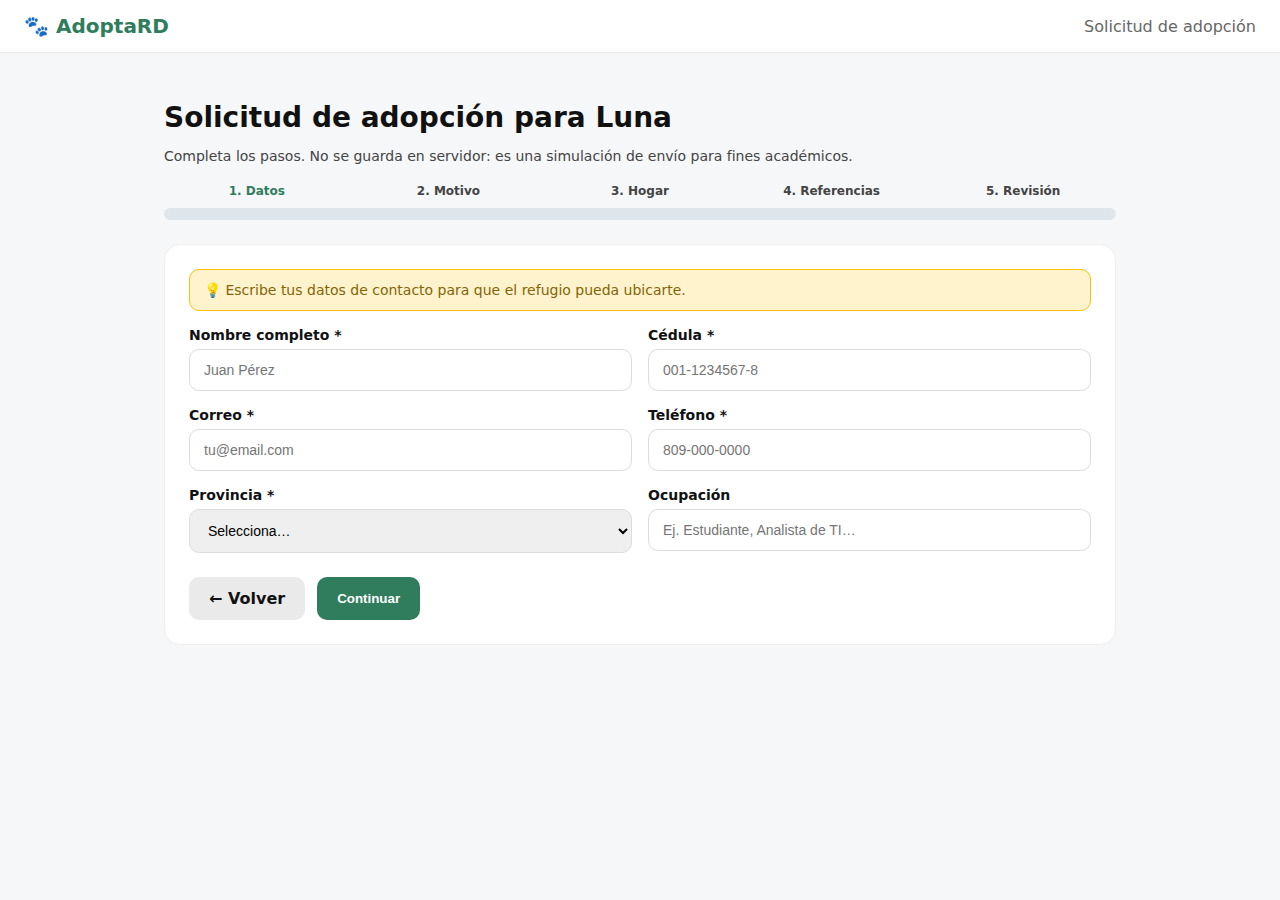
<file: formulario.html>
<!doctype html>
<html lang="es">
<head>
<meta charset="utf-8"/>
<meta name="viewport" content="width=device-width,initial-scale=1"/>
<title>AdoptaRD — Solicitud de adopción</title>
<style>
  :root{--primary:#2F7D5C;--bg:#F6F7F9;--text:#111;--muted:#444}
  *{box-sizing:border-box} 
  body{margin:0;font-family:Inter,system-ui,-apple-system,Arial,sans-serif;background:var(--bg);color:var(--text)}
  a{text-decoration:none;color:inherit}
  .wrap{max-width:1000px;margin:auto;padding:24px}
  .nav{display:flex;justify-content:space-between;align-items:center;background:#fff;border-bottom:1px solid #e7e7e7;padding:14px 24px;margin-bottom:24px}
  .brand{color:var(--primary);font-weight:800;font-size:20px}
  h1{margin:0 0 8px 0;font-size:28px}
  .subtitle{color:var(--muted);font-size:14px;margin-bottom:20px}
  .progress-container{margin-bottom:24px}
  .steps{display:flex;justify-content:space-between;margin-bottom:10px;gap:6px}
  .step{flex:1;text-align:center;font-size:12px;color:var(--muted);font-weight:600;white-space:nowrap}
  .step.active{color:var(--primary)}
  .step.completed{color:var(--primary)}
  .bar{height:12px;background:#dfe6eb;border-radius:999px;overflow:hidden}
  .fill{height:100%;width:0;background:var(--primary);transition:width 240ms ease;border-radius:999px}
  .panel{background:#fff;border:1px solid #eee;border-radius:16px;padding:24px}
  .form-grid{display:grid;grid-template-columns:1fr 1fr;gap:16px}
  .form-grid.full{grid-template-columns:1fr}
  label{display:block;margin-bottom:6px;font-weight:600;font-size:14px}
  input,select,textarea{width:100%;padding:12px 14px;border:1px solid #ddd;border-radius:10px;font-size:14px}
  textarea{min-height:100px;resize:vertical}
  input:focus,select:focus,textarea:focus{outline:none;border-color:var(--primary);box-shadow:0 0 0 3px rgba(47,125,92,0.1)}
  .helper{font-size:12px;color:var(--muted);margin-top:4px}
  .actions{display:flex;gap:12px;margin-top:24px}
  .btn{background:var(--primary);color:#fff;border:0;padding:12px 20px;border-radius:10px;cursor:pointer;font-weight:600}
  .btn.secondary{background:#eaeaea;color:#111}
  .btn[disabled]{opacity:.6;cursor:not-allowed}
  .hidden{display:none}
  .alert{background:#fff3cd;border:1px solid #ffc107;color:#856404;padding:12px 14px;border-radius:10px;margin-bottom:16px;font-size:14px}
  .ok{background:#d4edda;border:1px solid #c3e6cb;color:#155724}
  .review{line-height:1.7}
  .review h3{margin:16px 0 8px 0;font-size:16px}
  .review .box{background:#f8f9fa;border:1px solid #e7e7e7;border-radius:10px;padding:14px}
  @media (max-width:700px){.form-grid{grid-template-columns:1fr}}
</style>
</head>
<body>
<header class="nav">
  <a class="brand" href="index.html">🐾 AdoptaRD</a>
  <nav style="color:#666">Solicitud de adopción</nav>
</header>

<main class="wrap">
  <h1>Solicitud de adopción para <strong>Luna</strong></h1>
  <p class="subtitle">Completa los pasos. No se guarda en servidor: es una simulación de envío para fines académicos.</p>

  <!-- Progreso -->
  <div class="progress-container">
    <div class="steps" id="steps">
      <div class="step" data-step="1">1. Datos</div>
      <div class="step" data-step="2">2. Motivo</div>
      <div class="step" data-step="3">3. Hogar</div>
      <div class="step" data-step="4">4. Referencias</div>
      <div class="step" data-step="5">5. Revisión</div>
    </div>
    <div class="bar"><div class="fill" id="progressFill"></div></div>
  </div>

  <!-- Paso 1: Datos -->
  <section class="panel step-panel" id="step-1">
    <div class="alert">💡 Escribe tus datos de contacto para que el refugio pueda ubicarte.</div>
    <div class="form-grid">
      <div>
        <label for="nombre">Nombre completo *</label>
        <input id="nombre" type="text" required placeholder="Juan Pérez">
      </div>
      <div>
        <label for="cedula">Cédula *</label>
        <input id="cedula" type="text" required placeholder="001-1234567-8">
      </div>
      <div>
        <label for="email">Correo *</label>
        <input id="email" type="email" required placeholder="tu@email.com">
      </div>
      <div>
        <label for="telefono">Teléfono *</label>
        <input id="telefono" type="tel" required placeholder="809-000-0000">
      </div>
      <div>
        <label for="provincia">Provincia *</label>
        <select id="provincia" required>
          <option value="">Selecciona…</option>
          <option>Santo Domingo</option><option>Santiago</option><option>La Vega</option>
          <option>San Cristóbal</option><option>Puerto Plata</option>
        </select>
      </div>
      <div>
        <label for="ocupacion">Ocupación</label>
        <input id="ocupacion" type="text" placeholder="Ej. Estudiante, Analista de TI…">
      </div>
    </div>
    <div class="actions">
      <a class="btn secondary" href="ficha.html">← Volver</a>
      <button class="btn" data-next>Continuar</button>
    </div>
  </section>

  <!-- Paso 2: Motivo -->
  <section class="panel step-panel hidden" id="step-2">
    <div class="form-grid full">
      <div>
        <label for="motivo">¿Por qué deseas adoptar a Luna? *</label>
        <textarea id="motivo" maxlength="500" placeholder="Cuéntanos tu motivación (mín. 50 caracteres)…"></textarea>
        <div class="helper"><span id="motivo-count">0</span>/500</div>
      </div>
      <div>
        <label for="experiencia">Experiencia previa con mascotas *</label>
        <textarea id="experiencia" placeholder="Tipo de mascota, tiempo de cuidado, responsabilidades…"></textarea>
      </div>
    </div>
    <div class="actions">
      <button class="btn secondary" data-prev>← Atrás</button>
      <button class="btn" data-next>Siguiente →</button>
    </div>
  </section>

  <!-- Paso 3: Hogar -->
  <section class="panel step-panel hidden" id="step-3">
    <div class="form-grid">
      <div>
        <label for="vivienda">Tipo de vivienda *</label>
        <select id="vivienda">
          <option value="">Selecciona…</option>
          <option>Casa</option><option>Apartamento</option><option>Otro</option>
        </select>
      </div>
      <div>
        <label for="espacio">¿Tiene patio/terraza?</label>
        <select id="espacio">
          <option>Patio amplio</option><option>Patio pequeño</option><option>Terraza/Balcón</option><option>No</option>
        </select>
      </div>
      <div>
        <label for="ninos">¿Hay niños en casa?</label>
        <select id="ninos"><option>No</option><option>Sí, menores de 8</option><option>Sí, 8 o más</option></select>
      </div>
      <div>
        <label for="otrasMascotas">Otras mascotas</label>
        <input id="otrasMascotas" type="text" placeholder="Perro mediano, 4 años…">
      </div>
      <div class="form-grid full">
        <div>
          <label for="rutina">Tiempo disponible y rutina *</label>
          <textarea id="rutina" placeholder="Paseos, juegos, entrenamiento, fines de semana…"></textarea>
        </div>
      </div>
    </div>
    <div class="actions">
      <button class="btn secondary" data-prev>← Atrás</button>
      <button class="btn" data-next>Siguiente →</button>
    </div>
  </section>

  <!-- Paso 4: Referencias -->
  <section class="panel step-panel hidden" id="step-4">
    <div class="form-grid">
      <div>
        <label for="ref1">Referencia personal #1 *</label>
        <input id="ref1" type="text" placeholder="Nombre y teléfono">
      </div>
      <div>
        <label for="ref2">Referencia personal #2 *</label>
        <input id="ref2" type="text" placeholder="Nombre y teléfono">
      </div>
      <div class="form-grid full">
        <div>
          <label class="checkbox-label" style="display:flex;gap:10px;align-items:start">
            <input type="checkbox" id="terminos" style="width:auto;margin-top:4px">
            <span>Acepto las políticas de adopción responsable y autorizo el tratamiento de mis datos (Ley 172-13).</span>
          </label>
        </div>
      </div>
    </div>
    <div class="actions">
      <button class="btn secondary" data-prev>← Atrás</button>
      <button class="btn" data-next>Revisar →</button>
    </div>
  </section>

  <!-- Paso 5: Revisión -->
  <section class="panel step-panel hidden" id="step-5">
    <div class="ok alert">✓ Revisa que todo esté correcto. Si algo falta, vuelve a los pasos anteriores.</div>
    <div class="review" id="reviewBox">
      <!-- Se llena por JS -->
    </div>
    <div class="actions">
      <button class="btn secondary" data-prev>← Atrás</button>
      <button class="btn" id="btnEnviar">Enviar solicitud</button>
    </div>
  </section>
</main>

<script>
  // Estado y utilidades
  const state = {
    step: 1,
    data: {}
  };

  const totalSteps = 5;
  const panels = [...document.querySelectorAll('.step-panel')];
  const progress = document.getElementById('progressFill');
  const stepsLabels = [...document.querySelectorAll('.step')];

  function setStep(n) {
    state.step = Math.min(Math.max(1, n), totalSteps);
    panels.forEach((p, i) => p.classList.toggle('hidden', i !== state.step - 1));
    // progreso
    const pct = ((state.step - 1) / (totalSteps - 1)) * 100;
    progress.style.width = pct + '%';
    // etiquetas
    stepsLabels.forEach(el => {
      const s = Number(el.dataset.step);
      el.classList.toggle('active', s === state.step);
      el.classList.toggle('completed', s < state.step);
    });
    // Si es review, render
    if (state.step === 5) renderReview();
  }

  // Contadores
  const motivo = document.getElementById('motivo');
  motivo.addEventListener('input', () => {
    document.getElementById('motivo-count').textContent = motivo.value.length;
  });

  // Botones Next/Prev
  document.querySelectorAll('[data-next]').forEach(btn => btn.addEventListener('click', () => {
    if (validateStep(state.step)) {
      saveStep(state.step);
      setStep(state.step + 1);
    }
  }));

  document.querySelectorAll('[data-prev]').forEach(btn => btn.addEventListener('click', () => {
    setStep(state.step - 1);
  }));

  // Validaciones básicas por paso
  function validateStep(step) {
    switch (step) {
      case 1: {
        const req = ['nombre','cedula','email','telefono','provincia'];
        for (const id of req) {
          const el = document.getElementById(id);
          if (!el.value.trim()) { alert('Completa todos los campos obligatorios del paso 1.'); el.focus(); return false; }
        }
        return true;
      }
      case 2: {
        const m = motivo.value.trim();
        const e = document.getElementById('experiencia').value.trim();
        if (m.length < 50) { alert('Describe tu motivación con al menos 50 caracteres.'); motivo.focus(); return false; }
        if (!e) { alert('Indica tu experiencia previa con mascotas.'); return false; }
        return true;
      }
      case 3: {
        const v = document.getElementById('vivienda').value;
        const r = document.getElementById('rutina').value.trim();
        if (!v) { alert('Selecciona el tipo de vivienda.'); return false; }
        if (!r) { alert('Describe tu tiempo disponible y rutina.'); return false; }
        return true;
      }
      case 4: {
        const r1 = document.getElementById('ref1').value.trim();
        const r2 = document.getElementById('ref2').value.trim();
        const t = document.getElementById('terminos').checked;
        if (!r1 || !r2) { alert('Agrega dos referencias personales.'); return false; }
        if (!t) { alert('Debes aceptar las políticas para continuar.'); return false; }
        return true;
      }
      default: return true;
    }
  }

  // Guardar datos por paso
  function saveStep(step) {
    if (step === 1) {
      state.data.nombre = document.getElementById('nombre').value.trim();
      state.data.cedula = document.getElementById('cedula').value.trim();
      state.data.email = document.getElementById('email').value.trim();
      state.data.telefono = document.getElementById('telefono').value.trim();
      state.data.provincia = document.getElementById('provincia').value;
      state.data.ocupacion = document.getElementById('ocupacion').value.trim();
    }
    if (step === 2) {
      state.data.motivo = document.getElementById('motivo').value.trim();
      state.data.experiencia = document.getElementById('experiencia').value.trim();
    }
    if (step === 3) {
      state.data.vivienda = document.getElementById('vivienda').value;
      state.data.espacio = document.getElementById('espacio').value;
      state.data.ninos = document.getElementById('ninos').value;
      state.data.otrasMascotas = document.getElementById('otrasMascotas').value.trim();
      state.data.rutina = document.getElementById('rutina').value.trim();
    }
    if (step === 4) {
      state.data.ref1 = document.getElementById('ref1').value.trim();
      state.data.ref2 = document.getElementById('ref2').value.trim();
      state.data.terminos = document.getElementById('terminos').checked;
    }
  }

  // Render de revisión
  function renderReview() {
    const d = state.data;
    const box = document.getElementById('reviewBox');
    box.innerHTML = `
      <h3>Datos de contacto</h3>
      <div class="box">
        <strong>${d.nombre}</strong> · ${d.cedula}<br>
        ${d.email} · ${d.telefono}<br>
        ${d.provincia}${d.ocupacion ? ' · ' + d.ocupacion : ''}
      </div>
      <h3>Motivo y experiencia</h3>
      <div class="box">
        <em>Motivo:</em> ${escapeHTML(d.motivo)}<br><br>
        <em>Experiencia:</em> ${escapeHTML(d.experiencia)}
      </div>
      <h3>Hogar</h3>
      <div class="box">
        Vivienda: ${d.vivienda} · Espacio: ${d.espacio} · Niños: ${d.ninos}<br>
        Otras mascotas: ${d.otrasMascotas || 'N/A'}<br><br>
        <em>Rutina:</em> ${escapeHTML(d.rutina)}
      </div>
      <h3>Referencias</h3>
      <div class="box">
        #1: ${d.ref1}<br>
        #2: ${d.ref2}
      </div>
    `;
  }

  function escapeHTML(s){return s.replace(/[&<>"']/g,m=>({ '&':'&amp;','<':'&lt;','>':'&gt;','"':'&quot;',"'":'&#39;' }[m]));}

  // Envío simulado
  document.getElementById('btnEnviar').addEventListener('click', () => {
    saveStep(4); // asegúrate de tener todo
    const btn = document.getElementById('btnEnviar');
    btn.disabled = true;
    btn.textContent = 'Enviando…';
    setTimeout(() => {
      alert(`✓ Solicitud enviada\n\nGracias, ${state.data.nombre}. El refugio revisará tu solicitud y te contactará por correo.`);
      // Redirige (demo). Cambia a la ruta real si quieres.
      window.location.href = 'catalogo.html';
    }, 1200);
  });

  // Inicial
  setStep(1);
</script>
</body>
</html>
</file>
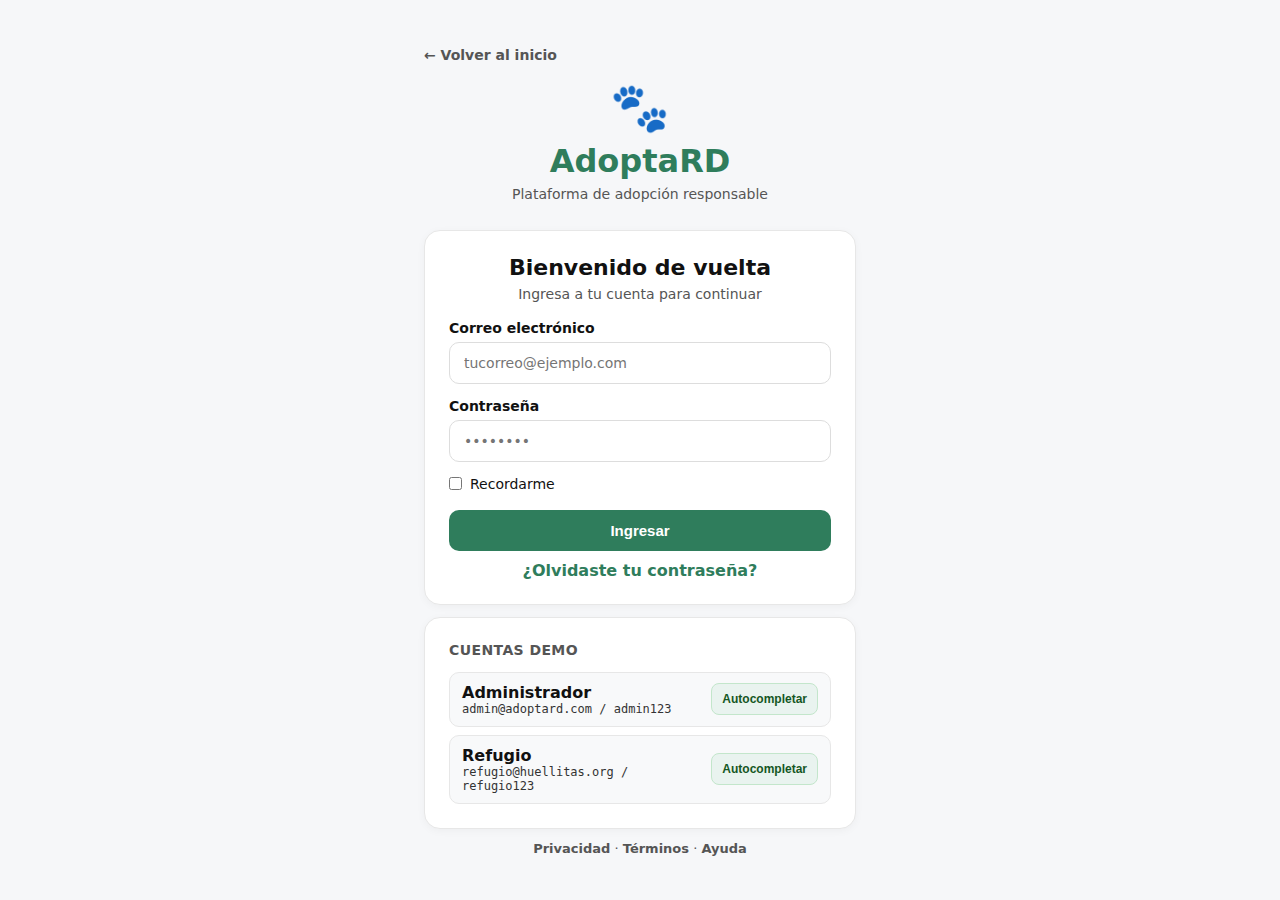
<file: login.html>
<!doctype html>
<html lang="es">
<head>
<meta charset="utf-8"/>
<meta name="viewport" content="width=device-width,initial-scale=1"/>
<title>AdoptaRD — Ingresar</title>
<style>
  :root{--primary:#2F7D5C;--bg:#F6F7F9;--text:#111;--muted:#555}
  *{box-sizing:border-box}
  body{
    margin:0;font-family:Inter,system-ui,-apple-system,Arial,sans-serif;
    background:var(--bg);color:var(--text);min-height:100vh;
    display:flex;align-items:center;justify-content:center
  }
  a{color:var(--primary);font-weight:600;text-decoration:none}
  a:hover{text-decoration:none;opacity:.9}
  .container{max-width:480px;width:100%;padding:24px}
  .logo-section{text-align:center;margin-bottom:28px}
  .logo{font-size:48px;margin-bottom:6px}
  .brand{font-size:32px;font-weight:800;color:var(--primary);margin:0}
  .tagline{color:var(--muted);font-size:14px;margin:6px 0 0 0}
  .card{
    background:#fff;border:1px solid #e7e7e7;border-radius:16px;
    padding:24px;box-shadow:0 2px 8px rgba(0,0,0,0.04);margin-bottom:12px
  }
  .card h2{margin:0 0 6px 0;font-size:22px;text-align:center}
  .card .subtitle{text-align:center;color:var(--muted);font-size:14px;margin:0 0 18px 0}
  .form-group{margin-bottom:14px}
  .form-group label{display:block;margin-bottom:6px;font-weight:600;font-size:14px;color:var(--text)}
  .form-group input{
    width:100%;padding:12px 14px;border:1px solid #ddd;border-radius:10px;
    font-family:inherit;font-size:14px;transition:border-color 0.2s,box-shadow 0.2s
  }
  .form-group input:focus{outline:none;border-color:var(--primary);box-shadow:0 0 0 3px rgba(47,125,92,0.1)}
  .checkbox-group{display:flex;align-items:center;gap:8px;margin:12px 0}
  .checkbox-group input[type="checkbox"]{width:auto;margin:0}
  .checkbox-group label{margin:0;font-weight:normal;font-size:14px;cursor:pointer}
  .btn{
    width:100%;background:var(--primary);color:#fff;border:0;padding:12px;border-radius:10px;
    font-weight:600;font-size:15px;cursor:pointer;transition:opacity 0.2s;margin-top:6px
  }
  .btn:hover{opacity:0.9}
  .btn:active{transform:translateY(1px)}
  .alert{padding:10px 12px;border-radius:8px;margin-bottom:12px;font-size:13px;display:none}
  .alert.error{background:#f8d7da;color:#721c24;border:1px solid #f5c6cb}
  .back-link{display:inline-flex;align-items:center;gap:6px;color:var(--muted);margin-bottom:16px;font-size:14px}
  .back-link:hover{color:var(--primary)}
  /* Cuentas demo */
  .demo{display:grid;gap:8px}
  .demo h3{margin:0 0 6px 0;font-size:14px;color:var(--muted);text-transform:uppercase;letter-spacing:.4px}
  .demo-row{
    display:flex;justify-content:space-between;align-items:center;
    background:#f8f9fa;border:1px solid #e7e7e7;border-radius:10px;padding:10px 12px;gap:10px
  }
  .demo-cred{font-family:monospace;font-size:12px;color:#333}
  .demo button{
    background:#e9f3ef;color:#155724;border:1px solid #c3e6cb;
    padding:8px 10px;border-radius:8px;font-weight:700;font-size:12px;cursor:pointer
  }
  .demo button:hover{opacity:.95}
  @media (max-width:500px){.container{padding:16px}.card{padding:20px}}
</style>
</head>
<body>
  <main class="container">
    <a href="index.html" class="back-link">← Volver al inicio</a>
    
    <div class="logo-section">
      <div class="logo">🐾</div>
      <h1 class="brand">AdoptaRD</h1>
      <p class="tagline">Plataforma de adopción responsable</p>
    </div>
    
    <!-- Formulario -->
    <section class="card">
      <h2>Bienvenido de vuelta</h2>
      <p class="subtitle">Ingresa a tu cuenta para continuar</p>
      
      <div class="alert error" id="errorAlert">⚠️ Credenciales incorrectas</div>

      <form onsubmit="handleLogin(event)">
        <div class="form-group">
          <label for="email">Correo electrónico</label>
          <input type="email" id="email" required placeholder="tucorreo@ejemplo.com" autocomplete="email"/>
        </div>

        <div class="form-group">
          <label for="password">Contraseña</label>
          <input type="password" id="password" required placeholder="••••••••" autocomplete="current-password" minlength="6"/>
        </div>

        <div class="checkbox-group">
          <input type="checkbox" id="remember"/>
          <label for="remember">Recordarme</label>
        </div>

        <button type="submit" class="btn">Ingresar</button>
      </form>

      <div style="text-align:center;margin-top:10px">
        <a href="#" onclick="recover();return false;">¿Olvidaste tu contraseña?</a>
      </div>
    </section>

    <!-- Cuentas demo con autocompletar -->
    <section class="card">
      <div class="demo">
        <h3>Cuentas demo</h3>

        <div class="demo-row">
          <div>
            <div style="font-weight:700">Administrador</div>
            <div class="demo-cred">admin@adoptard.com / admin123</div>
          </div>
          <button onclick="fillDemo('admin@adoptard.com','admin123')">Autocompletar</button>
        </div>

        <div class="demo-row">
          <div>
            <div style="font-weight:700">Refugio</div>
            <div class="demo-cred">refugio@huellitas.org / refugio123</div>
          </div>
          <button onclick="fillDemo('refugio@huellitas.org','refugio123')">Autocompletar</button>
        </div>

        
      </div>
    </section>

    <div style="text-align:center;margin-top:8px;font-size:13px;color:var(--muted)">
      <a href="#" style="color:var(--muted)">Privacidad</a> · 
      <a href="#" style="color:var(--muted)">Términos</a> · 
      <a href="#" style="color:var(--muted)">Ayuda</a>
    </div>
  </main>

  <script src="auth.js"></script>
  <script>
    // Lee ?next=destino.html para redirigir tras login
    function getNext() {
      const params = new URLSearchParams(location.search);
      const next = params.get('next');
      return next && !next.startsWith('http') ? next : null;
    }

    function handleLogin(event) {
      event.preventDefault();
      const email = document.getElementById('email').value.trim();
      const password = document.getElementById('password').value.trim();
      const errorAlert = document.getElementById('errorAlert');

      let role = null;
      if (email === 'admin@adoptard.com' && password === 'admin123') {
        role = 'admin';
      } else if (email === 'refugio@huellitas.org' && password === 'refugio123') {
        role = 'refugio';
      } else if (password.length >= 6) {
        role = 'visitante';
      }

      if (!role) {
        errorAlert.style.display = 'block';
        return;
      }

      localStorage.setItem('userEmail', email);
      localStorage.setItem('userRole', role);

      const next = getNext();
      if (role === 'admin') {
        location.href = next || 'panel-admin.html';
      } else if (role === 'refugio') {
        location.href = next || 'panel-refugio.html';
      } else {
        location.href = next || 'index.html';
      }
    }

    function fillDemo(email, pass){
      document.getElementById('email').value = email;
      document.getElementById('password').value = pass;
      document.getElementById('errorAlert').style.display = 'none';
    }

    function recover(){
      alert('Demo: enlace de recuperación enviado si el correo existe.');
    }

    // Oculta el error al escribir
    ['email','password'].forEach(id=>{
      document.getElementById(id).addEventListener('input',()=>{
        document.getElementById('errorAlert').style.display='none';
      });
    });
  </script>
</body>
</html>
</file>
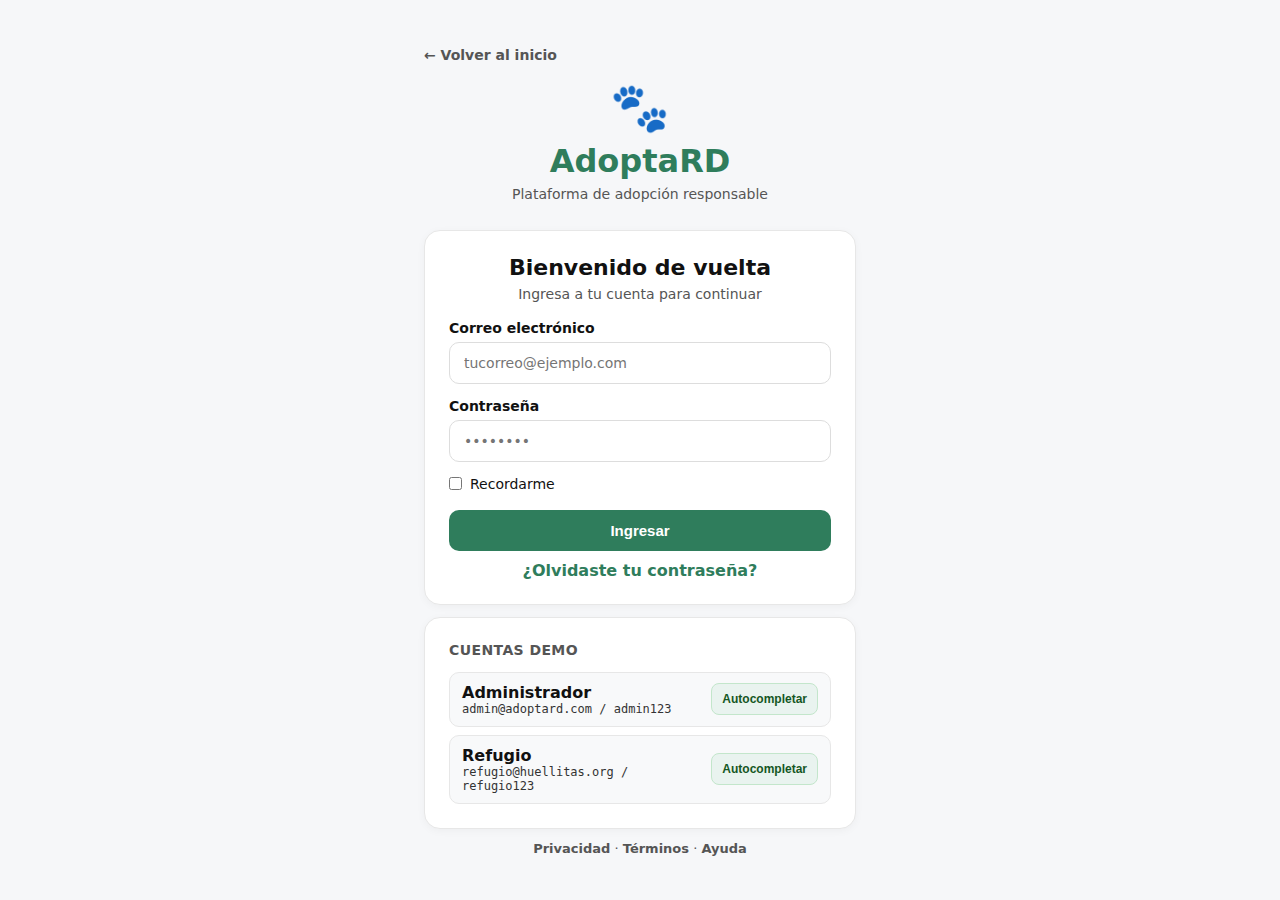
<file: panel-admin.html>
<!doctype html>
<html lang="es">
<head>
<meta charset="utf-8"/>
<meta name="viewport" content="width=device-width,initial-scale=1"/>
<title>AdoptaRD — Panel Administrador</title>
<style>
  :root{--primary:#2F7D5C;--bg:#F6F7F9;--text:#111;--muted:#555;--danger:#dc3545;--warning:#ffc107;--success:#28a745}
  *{box-sizing:border-box} 
  body{margin:0;font-family:Inter,system-ui,-apple-system,Arial,sans-serif;background:var(--bg);color:var(--text)}
  a{text-decoration:none;color:inherit}
  .topbar{background:#fff;border-bottom:2px solid var(--primary);padding:14px 24px;display:flex;justify-content:space-between;align-items:center}
  .brand{color:var(--primary);font-weight:800;font-size:20px;display:flex;align-items:center;gap:8px}
  .admin-badge{background:var(--danger);color:#fff;padding:4px 10px;border-radius:6px;font-size:11px;font-weight:700;text-transform:uppercase}
  .user-menu{display:flex;align-items:center;gap:12px}
  .avatar{width:40px;height:40px;border-radius:999px;background:var(--danger);color:#fff;display:flex;align-items:center;justify-content:center;font-weight:700;font-size:14px}
  .btn{background:var(--primary);color:#fff;border:0;padding:8px 14px;border-radius:8px;cursor:pointer;font-weight:600;font-size:13px;transition:opacity 0.2s;display:inline-block}
  .btn.small{padding:6px 10px;font-size:12px}
  .btn:hover{opacity:0.9}
  .btn.secondary{background:#6c757d}
  .btn.danger{background:var(--danger)}
  .btn.warning{background:var(--warning);color:#111}
  .btn.success{background:var(--success)}
  .wrap{max-width:1400px;margin:auto;padding:24px}
  h1{margin:0 0 8px 0;font-size:28px}
  .subtitle{color:var(--muted);font-size:14px;margin-bottom:24px}
  .kpis{display:grid;grid-template-columns:repeat(4,1fr);gap:12px;margin-bottom:20px}
  .kpi-card{background:#fff;border:1px solid #eee;border-radius:12px;padding:18px;transition:box-shadow 0.2s,transform 0.2s;cursor:pointer}
  .kpi-card:hover{box-shadow:0 4px 12px rgba(0,0,0,0.08);transform:translateY(-2px)}
  .kpi-icon{font-size:32px;margin-bottom:10px}
  .kpi-label{font-size:12px;color:var(--muted);text-transform:uppercase;font-weight:600;letter-spacing:0.5px;margin-bottom:6px}
  .kpi-value{font-size:32px;font-weight:700;color:var(--text);margin-bottom:4px}
  .kpi-change{font-size:12px;font-weight:600;color:var(--success)}
  .card{background:#fff;border:1px solid #eee;border-radius:16px;padding:20px;margin-bottom:16px}
  .section-header{display:flex;justify-content:space-between;align-items:center;margin-bottom:16px}
  .section-header h3{margin:0;font-size:18px;font-weight:700}
  .tabs{display:flex;gap:8px;margin-bottom:16px;border-bottom:2px solid #e7e7e7}
  .tab{padding:10px 16px;cursor:pointer;font-weight:600;font-size:14px;color:var(--muted);border-bottom:3px solid transparent;margin-bottom:-2px;transition:all 0.2s}
  .tab:hover{color:var(--text)}
  .tab.active{color:var(--primary);border-bottom-color:var(--primary)}
  .filter-bar{display:flex;gap:10px;margin-bottom:16px;flex-wrap:wrap}
  .filter-bar input,.filter-bar select{padding:8px 12px;border:1px solid #ddd;border-radius:8px;font-size:13px}
  .filter-bar input{flex:1;min-width:200px}
  table{width:100%;border-collapse:collapse;font-size:14px}
  thead{background:#f8f9fa}
  th{padding:12px;border-bottom:2px solid #e7e7e7;text-align:left;font-weight:600;font-size:12px;text-transform:uppercase;color:var(--muted);letter-spacing:0.5px}
  td{padding:12px;border-bottom:1px solid #eee}
  tbody tr:hover{background:#f8f9fa}
  tbody tr:last-child td{border-bottom:0}
  .badge{display:inline-block;padding:4px 10px;border-radius:6px;font-size:12px;font-weight:600}
  .badge.verified{background:#d4edda;color:#155724;border:1px solid #c3e6cb}
  .badge.pending{background:#fff3cd;color:#856404;border:1px solid #ffc107}
  .badge.rejected{background:#f8d7da;color:#721c24;border:1px solid #f5c6cb}
  .badge.suspended{background:#e2e3e5;color:#383d41;border:1px solid #d6d8db}
  .alert{padding:14px 16px;border-radius:10px;margin-bottom:16px;font-size:14px;display:flex;gap:10px;align-items:start}
  .alert.info{background:#d1ecf1;color:#0c5460;border:1px solid #bee5eb}
  .alert.warning{background:#fff3cd;color:#856404;border:1px solid #ffc107}
  .alert-icon{font-size:20px;flex-shrink:0}
  .stats-grid{display:grid;grid-template-columns:repeat(3,1fr);gap:12px;margin-top:16px}
  .stat-item{background:#f8f9fa;padding:14px;border-radius:10px;text-align:center}
  .stat-number{font-size:24px;font-weight:700;color:var(--primary)}
  .stat-label{font-size:12px;color:var(--muted);margin-top:4px}
  /* Ocultamos hasta validar rol */
  main[hidden]{display:none}
  @media (max-width:960px){
    .kpis{grid-template-columns:1fr 1fr}
    .stats-grid{grid-template-columns:1fr}
    .topbar{flex-direction:column;gap:12px;align-items:flex-start}
  }
  @media (max-width:640px){
    .kpis{grid-template-columns:1fr}
    .wrap{padding:16px}
    table{font-size:12px}
    th,td{padding:8px}
    .action-group{flex-direction:column}
    .filter-bar{flex-direction:column}
    .filter-bar input,.filter-bar select{width:100%}
  }
</style>
</head>
<body>
  <header class="topbar">
    <div class="brand">
      <a href="index.html" style="display:flex;align-items:center;gap:8px;color:inherit">
        <span>🐾 AdoptaRD</span>
      </a>
      <span class="admin-badge">Admin</span>
    </div>
    <div class="user-menu">
      <span id="adminNameTop" style="font-size:14px;color:var(--muted)">Administrador Principal</span>
      <div class="avatar" id="adminAvatar">AP</div>
      <button class="btn small" id="logoutBtn">Salir</button>
    </div>
  </header>

  <main class="wrap" hidden>
    <h1>Panel de Administración</h1>
    <p class="subtitle">Gestión completa de la plataforma AdoptaRD</p>

    <div class="alert info">
      <span class="alert-icon">ℹ️</span>
      <div>
        <strong>Sistema operativo:</strong> Todos los servicios funcionando correctamente. Última actualización: 26 Nov 2025, 10:30 AM
      </div>
    </div>
    
    <section class="kpis">
      <div class="kpi-card" onclick="alert('Ver detalles de refugios')">
        <div class="kpi-icon">🏢</div>
        <div class="kpi-label">Refugios verificados</div>
        <div class="kpi-value">12</div>
        <div class="kpi-change">↑ 2 este mes</div>
      </div>
      <div class="kpi-card" onclick="alert('Ver todos los animales')">
        <div class="kpi-icon">🐕</div>
        <div class="kpi-label">Animales publicados</div>
        <div class="kpi-value">134</div>
        <div class="kpi-change">↑ 18 este mes</div>
      </div>
      <div class="kpi-card" onclick="alert('Ver solicitudes')">
        <div class="kpi-icon">📋</div>
        <div class="kpi-label">Solicitudes del mes</div>
        <div class="kpi-value">87</div>
        <div class="kpi-change">↑ 23% vs mes anterior</div>
      </div>
      <div class="kpi-card" onclick="alert('Ver donaciones')">
        <div class="kpi-icon">💰</div>
        <div class="kpi-label">Donaciones totales</div>
        <div class="kpi-value">RD$ 95.2K</div>
        <div class="kpi-change">↑ 15% este mes</div>
      </div>
    </section>

    <div class="tabs">
      <div class="tab active" onclick="showTab('refugios', event)">Refugios</div>
      <div class="tab" onclick="showTab('usuarios', event)">Usuarios</div>
      <div class="tab" onclick="showTab('auditoria', event)">Auditoría</div>
      <div class="tab" onclick="showTab('reportes', event)">Reportes</div>
    </div>

    <section class="card" id="refugios-section">
      <div class="section-header">
        <h3>🏢 Gestión de Refugios</h3>
        <button class="btn success small" onclick="alert('Agregar nuevo refugio (demo)')">+ Agregar refugio</button>
      </div>
      
      <div class="filter-bar">
        <input type="search" placeholder="Buscar por nombre o provincia..."/>
        <select>
          <option>Todos los estados</option>
          <option>Verificado</option>
          <option>Pendiente</option>
          <option>Suspendido</option>
          <option>Rechazado</option>
        </select>
        <select>
          <option>Todas las provincias</option>
          <option>Santo Domingo</option>
          <option>Santiago</option>
          <option>La Vega</option>
        </select>
      </div>

      <table aria-label="Gestión de refugios">
        <thead>
          <tr>
            <th>Refugio</th>
            <th>Provincia</th>
            <th>Contacto</th>
            <th>Animales</th>
            <th>Estado</th>
            <th>Registro</th>
            <th>Acciones</th>
          </tr>
        </thead>
        <tbody>
          <tr>
            <td><strong>Huellitas RD</strong></td>
            <td>Santo Domingo</td>
            <td>hola@huellitas.org</td>
            <td>24</td>
            <td><span class="badge verified">✓ Verificado</span></td>
            <td>15/03/2020</td>
            <td>
              <div class="action-group">
                <button class="btn small secondary" onclick="viewRefuge('Huellitas RD')">👁️ Ver</button>
                <button class="btn small warning" onclick="changeStatus('Huellitas RD')">⚙️ Estado</button>
                <button class="btn small danger" onclick="suspendRefuge('Huellitas RD')">🚫 Suspender</button>
              </div>
            </td>
          </tr>
          <tr>
            <td><strong>PADELA RD</strong></td>
            <td>Santiago</td>
            <td>info@padelard.org</td>
            <td>18</td>
            <td><span class="badge pending">⏳ Pendiente</span></td>
            <td>10/01/2025</td>
            <td>
              <div class="action-group">
                <button class="btn small" onclick="approveRefuge('PADELA RD')">✓ Verificar</button>
                <button class="btn small danger" onclick="rejectRefuge('PADELA RD')">✕ Rechazar</button>
                <button class="btn small secondary" onclick="viewRefuge('PADELA RD')">👁️ Ver</button>
              </div>
            </td>
          </tr>
          <tr>
            <td><strong>Amigos Peludos</strong></td>
            <td>La Vega</td>
            <td>contacto@amigospeludos.do</td>
            <td>15</td>
            <td><span class="badge verified">✓ Verificado</span></td>
            <td>22/08/2021</td>
            <td>
              <div class="action-group">
                <button class="btn small secondary" onclick="viewRefuge('Amigos Peludos')">👁️ Ver</button>
                <button class="btn small warning" onclick="changeStatus('Amigos Peludos')">⚙️ Estado</button>
                <button class="btn small danger" onclick="suspendRefuge('Amigos Peludos')">🚫 Suspender</button>
              </div>
            </td>
          </tr>
          <tr>
            <td><strong>Rescate Animal RD</strong></td>
            <td>San Cristóbal</td>
            <td>rescate@animal.do</td>
            <td>0</td>
            <td><span class="badge rejected">✕ Rechazado</span></td>
            <td>05/02/2025</td>
            <td>
              <div class="action-group">
                <button class="btn small secondary" onclick="viewRefuge('Rescate Animal RD')">👁️ Ver</button>
                <button class="btn small" onclick="reconsiderRefuge('Rescate Animal RD')">🔄 Reconsiderar</button>
              </div>
            </td>
          </tr>
        </tbody>
      </table>

      <div class="stats-grid">
        <div class="stat-item">
          <div class="stat-number">8</div>
          <div class="stat-label">Activos este mes</div>
        </div>
        <div class="stat-item">
          <div class="stat-number">3</div>
          <div class="stat-label">Pendientes revisión</div>
        </div>
        <div class="stat-item">
          <div class="stat-number">92%</div>
          <div class="stat-label">Tasa de aprobación</div>
        </div>
      </div>
    </section>

    <section class="card">
      <div class="section-header">
        <h3>📊 Auditoría del Sistema</h3>
        <button class="btn small secondary" onclick="alert('Exportar logs (demo)')">📥 Exportar logs</button>
      </div>
      <table aria-label="Registro de auditoría">
        <thead>
          <tr>
            <th>Fecha/Hora</th>
            <th>Entidad</th>
            <th>Acción</th>
            <th>Usuario</th>
            <th>IP</th>
            <th>Detalles</th>
          </tr>
        </thead>
        <tbody>
          <tr>
            <td>2025-02-26 10:15:23</td>
            <td>Refugios</td>
            <td><span class="badge success">Verificar</span></td>
            <td>admin01</td>
            <td>190.166.25.10</td>
            <td>Verificado: Huellitas RD</td>
          </tr>
          <tr>
            <td>2025-02-26 09:42:11</td>
            <td>Animales</td>
            <td><span class="badge verified">Crear</span></td>
            <td>refugio02</td>
            <td>190.166.30.45</td>
            <td>Animal creado: Luna</td>
          </tr>
          <tr>
            <td>2025-02-26 08:30:05</td>
            <td>Solicitudes</td>
            <td><span class="badge success">Aprobar</span></td>
            <td>refugio01</td>
            <td>190.166.25.10</td>
            <td>Adopción aprobada: Milo</td>
          </tr>
          <tr>
            <td>2025-02-25 17:22:18</td>
            <td>Donaciones</td>
            <td><span class="badge verified">Registrar</span></td>
            <td>refugio03</td>
            <td>190.166.42.88</td>
            <td>Donación: RD$ 2,000</td>
          </tr>
          <tr>
            <td>2025-02-25 16:10:33</td>
            <td>Refugios</td>
            <td><span class="badge danger">Suspender</span></td>
            <td>admin01</td>
            <td>190.166.25.10</td>
            <td>Suspendido: Refugio XYZ</td>
          </tr>
        </tbody>
      </table>
    </section>
  </main>

  <!-- Auth -->
  <script src="auth.js"></script>
  <script>
    // Guard de acceso (funciona con o sin auth.js)
    function guardAdmin() {
      const role = (localStorage.getItem('userRole') || 'visitante').toLowerCase();
      const email = localStorage.getItem('userEmail') || 'admin@adoptard.do';
      // Mostrar nombre/initiales
      document.getElementById('adminNameTop').textContent = email;
      const initials = email.includes('@') ? email[0] + email[1] : 'AP';
      document.getElementById('adminAvatar').textContent = initials.toUpperCase();

      if (role === 'admin') {
        document.querySelector('main').hidden = false;
        return;
      }
      if (role === 'refugio') {
        location.replace('panel-refugio.html');
        return;
      }
      // visitante → login con redirección de vuelta
      const next = encodeURIComponent('panel-admin.html');
      location.replace(`login.html?next=${next}`);
    }

    try { if (typeof initAuthUI === 'function') initAuthUI(); } catch(e){}
    guardAdmin();

    // Logout
    function doLogout(){
      localStorage.removeItem('userRole');
      localStorage.removeItem('userEmail');
      location.href = 'index.html';
    }
    document.getElementById('logoutBtn').onclick = doLogout;

    // UI demos
    function showTab(tabName, ev) {
      document.querySelectorAll('.tab').forEach(t => t.classList.remove('active'));
      if (ev && ev.target) ev.target.classList.add('active');
      alert(`Mostrando sección: ${tabName} (demo)`);
    }
    function viewRefuge(name){ alert(`Ver detalles completos de: ${name}`); }
    function approveRefuge(name){ if(confirm(`¿Verificar y aprobar el refugio "${name}"?`)) alert(`✓ Refugio "${name}" verificado.`); }
    function rejectRefuge(name){ const r=prompt(`Motivo del rechazo para "${name}":`); if(r) alert(`✗ Rechazado. Motivo: ${r}`); }
    function suspendRefuge(name){ if(confirm(`¿Suspender el refugio "${name}"?`)){ const r=prompt('Motivo de la suspensión:'); if(r) alert(`🚫 Suspendido. Motivo: ${r}`);} }
    function changeStatus(name){ const s=prompt(`Cambiar estado de "${name}" a:\n1.Verificado\n2.Pendiente\n3.Suspendido\n4.Rechazado`); const m=['','Verificado','Pendiente','Suspendido','Rechazado']; if(s>=1&&s<=4) alert(`Estado cambiado a: ${m[s]}`); }
    function reconsiderRefuge(name){ if(confirm(`¿Reconsiderar la solicitud de "${name}"?`)) alert(`Solicitud de "${name}" movida a Pendiente.`); }
  </script>
</body>
</html>
</file>
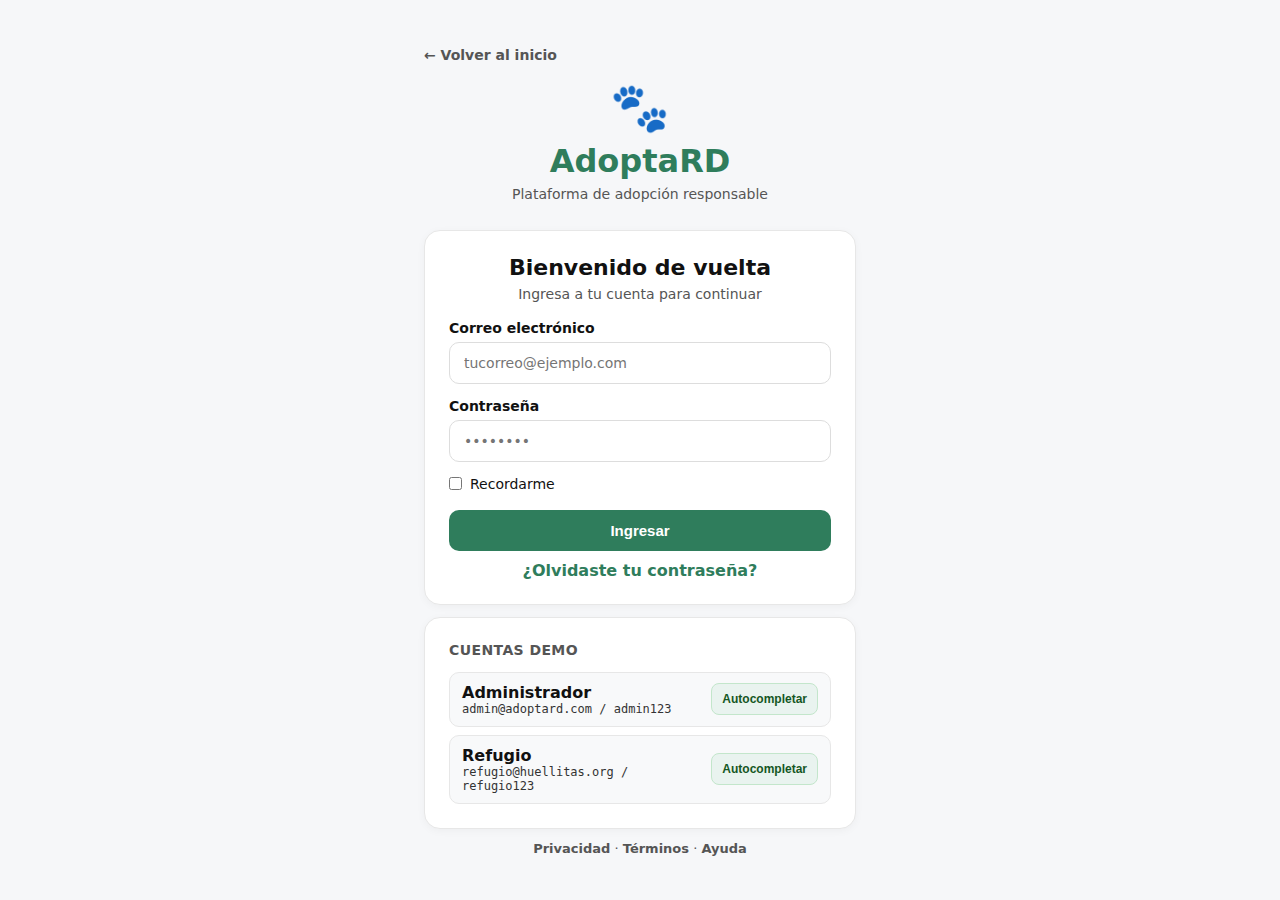
<file: panel-refugio.html>
<!doctype html>
<html lang="es">
<head>
<meta charset="utf-8"/>
<meta name="viewport" content="width=device-width,initial-scale=1"/>
<title>AdoptaRD — Panel Refugio</title>
<style>
  :root{--primary:#2F7D5C;--bg:#F6F7F9;--text:#111;--muted:#555}
  *{box-sizing:border-box}
  body{margin:0;font-family:Inter,system-ui,-apple-system,Arial,sans-serif;background:var(--bg);color:var(--text)}
  a{text-decoration:none;color:inherit}
  .topbar{background:#fff;border-bottom:1px solid #e7e7e7;padding:14px 24px;display:flex;justify-content:space-between;align-items:center}
  .brand{color:var(--primary);font-weight:800;font-size:20px}
  .user-menu{display:flex;align-items:center;gap:12px}
  .avatar{width:36px;height:36px;border-radius:999px;background:var(--primary);color:#fff;display:flex;align-items:center;justify-content:center;font-weight:700;font-size:14px}
  .wrap{max-width:1400px;margin:auto;padding:24px}
  h1{margin:0 0 8px 0;font-size:28px}
  .subtitle{color:var(--muted);font-size:14px;margin-bottom:24px}
  .layout{display:grid;grid-template-columns:220px 1fr;gap:18px}
  .panel{background:#fff;border:1px solid #eee;border-radius:16px;padding:16px}
  .sidebar{position:sticky;top:24px;height:fit-content}
  .menu{padding:0}
  .menu a{display:flex;align-items:center;gap:10px;padding:10px 12px;border-radius:10px;color:#444;font-size:14px;font-weight:500;transition:all .2s;margin-bottom:4px}
  .menu a:hover{background:#f0f0f0;color:var(--text)}
  .menu a.active{background:#e9f3ef;color:var(--primary);font-weight:600}
  .menu-icon{width:20px;text-align:center}
  .kpis{display:grid;grid-template-columns:repeat(3,1fr);gap:12px;margin-bottom:18px}
  .kpi-card{background:#fff;border:1px solid #eee;border-radius:12px;padding:18px;transition:box-shadow .2s}
  .kpi-card:hover{box-shadow:0 2px 8px rgba(0,0,0,.06)}
  .kpi-label{font-size:12px;color:var(--muted);text-transform:uppercase;font-weight:600;letter-spacing:.5px;margin-bottom:8px}
  .kpi-value{font-size:28px;font-weight:700;color:var(--text);margin-bottom:4px}
  .kpi-change{font-size:12px;font-weight:600}
  .kpi-change.positive{color:#28a745}
  .kpi-change.neutral{color:var(--muted)}
  .section-header{display:flex;justify-content:space-between;align-items:center;margin-bottom:16px}
  .section-header h3{margin:0;font-size:18px}
  .row{display:grid;grid-template-columns:1fr;gap:12px}
  table{width:100%;border-collapse:collapse;font-size:14px}
  thead{background:#f8f9fa}
  th{padding:12px;border-bottom:2px solid #e7e7e7;text-align:left;font-weight:600;font-size:12px;text-transform:uppercase;color:var(--muted);letter-spacing:.5px}
  td{padding:12px;border-bottom:1px solid #eee}
  tbody tr:hover{background:#f8f9fa}
  tbody tr:last-child td{border-bottom:0}
  .badge{display:inline-block;padding:4px 10px;border-radius:6px;font-size:12px;font-weight:600}
  .badge.pending{background:#fff3cd;color:#856404;border:1px solid #ffc107}
  .badge.approved{background:#d4edda;color:#155724;border:1px solid #c3e6cb}
  .btn{background:var(--primary);color:#fff;border:0;padding:8px 14px;border-radius:8px;cursor:pointer;font-weight:600;font-size:13px;transition:opacity .2s}
  .btn:hover{opacity:.9}
  .btn.secondary{background:#6c757d}
  .btn.danger{background:#dc3545}
  .btn.small{padding:6px 10px;font-size:12px}
  .action-group{display:flex;gap:6px}
  .empty-state{text-align:center;padding:40px 20px;color:var(--muted)}
  .empty-state-icon{font-size:48px;margin-bottom:12px;opacity:.5}
  .filter-bar{display:flex;gap:10px;margin-bottom:16px;flex-wrap:wrap}
  .filter-bar select{padding:8px 12px;border:1px solid #ddd;border-radius:8px;font-size:13px}
  /* Ocultamos el contenido hasta validar el rol */
  main[hidden]{display:none}
  @media (max-width:960px){
    .layout{grid-template-columns:1fr}
    .sidebar{position:static}
    .kpis{grid-template-columns:1fr}
    .topbar{flex-direction:column;gap:12px;align-items:flex-start}
  }
  @media (max-width:640px){
    .wrap{padding:16px}
    table{font-size:12px}
    th,td{padding:8px}
    .action-group{flex-direction:column}
  }
</style>
</head>
<body>
  <header class="topbar">
    <a class="brand" href="index.html">🐾 AdoptaRD</a>
    <div class="user-menu">
      <span id="refNameTop" style="font-size:14px;color:var(--muted)">Huellitas RD</span>
      <div class="avatar" id="refAvatar">HR</div>
      <button class="btn small" id="logoutBtn">Salir</button>
    </div>
  </header>

  <!-- oculto hasta pasar el guard -->
  <main class="wrap" hidden>
    <h1>Panel de control</h1>
    <p class="subtitle">Gestiona tu refugio, solicitudes y donaciones desde un solo lugar</p>

    <section class="layout">
      <aside class="panel sidebar menu">
        <a class="active" href="#dashboard"><span class="menu-icon">📊</span><span>Dashboard</span></a>
        <a href="#animales"><span class="menu-icon">🐕</span><span>Animales</span></a>
        <a href="#solicitudes"><span class="menu-icon">📋</span><span>Solicitudes</span></a>
        <a href="#donaciones"><span class="menu-icon">💰</span><span>Donaciones</span></a>
        <a href="#documentos"><span class="menu-icon">📄</span><span>Documentos</span></a>
        <a href="#perfil"><span class="menu-icon">⚙️</span><span>Configuración</span></a>
        <hr style="border:0;border-top:1px solid #e7e7e7;margin:12px 0">
        <a href="javascript:void(0)" id="logoutLink" style="color:#dc3545"><span class="menu-icon">🚪</span><span>Cerrar sesión</span></a>
      </aside>

      <div>
        <div class="kpis">
          <div class="kpi-card"><div class="kpi-label">Nuevas solicitudes</div><div class="kpi-value">7</div><div class="kpi-change positive">↑ 2 desde ayer</div></div>
          <div class="kpi-card"><div class="kpi-label">Animales publicados</div><div class="kpi-value">24</div><div class="kpi-change neutral">3 en proceso</div></div>
          <div class="kpi-card"><div class="kpi-label">Donaciones (mes)</div><div class="kpi-value">RD$ 18,500</div><div class="kpi-change positive">↑ 12% vs mes anterior</div></div>
        </div>

        <div class="row">
          <div class="panel">
            <div class="section-header">
              <h3>📋 Solicitudes pendientes de revisión</h3>
              <a href="#todas" style="color:var(--primary);font-size:14px;font-weight:600">Ver todas →</a>
            </div>
            <div class="filter-bar">
              <select>
                <option>Todas las solicitudes</option><option>En revisión</option><option>Aprobadas</option><option>Rechazadas</option>
              </select>
              <select>
                <option>Todos los animales</option><option>Luna</option><option>Milo</option><option>Nina</option>
              </select>
            </div>
            <table aria-label="Solicitudes de adopción">
              <thead><tr><th>Animal</th><th>Adoptante</th><th>Contacto</th><th>Fecha</th><th>Estado</th><th>Acciones</th></tr></thead>
              <tbody>
                <tr>
                  <td><strong>Luna</strong></td><td>Juan Pérez</td><td>juan.p@email.com</td><td>10/02/2025</td>
                  <td><span class="badge pending">En revisión</span></td>
                  <td><div class="action-group"><button class="btn small" onclick="approveRequest('Luna','Juan Pérez')">✓ Aprobar</button><button class="btn small danger" onclick="rejectRequest('Luna','Juan Pérez')">✕ Rechazar</button></div></td>
                </tr>
                <tr>
                  <td><strong>Milo</strong></td><td>Rosa Torres</td><td>rosa.t@email.com</td><td>11/02/2025</td>
                  <td><span class="badge pending">En revisión</span></td>
                  <td><div class="action-group"><button class="btn small" onclick="approveRequest('Milo','Rosa Torres')">✓ Aprobar</button><button class="btn small danger" onclick="rejectRequest('Milo','Rosa Torres')">✕ Rechazar</button></div></td>
                </tr>
                <tr>
                  <td><strong>Nina</strong></td><td>Carlos Martínez</td><td>carlos.m@email.com</td><td>12/02/2025</td>
                  <td><span class="badge pending">En revisión</span></td>
                  <td><div class="action-group"><button class="btn small" onclick="approveRequest('Nina','Carlos Martínez')">✓ Aprobar</button><button class="btn small danger" onclick="rejectRequest('Nina','Carlos Martínez')">✕ Rechazar</button></div></td>
                </tr>
              </tbody>
            </table>
          </div>

          <div class="panel">
            <div class="section-header">
              <h3>💰 Donaciones pendientes de conciliación</h3>
              <button class="btn small" onclick="alert('Exportar reporte (demo)')">📥 Exportar</button>
            </div>
            <table aria-label="Donaciones">
              <thead><tr><th>Donante</th><th>Monto</th><th>Referencia</th><th>Fecha</th><th>Método</th><th>Acciones</th></tr></thead>
              <tbody>
                <tr><td>Ana González</td><td><strong>RD$ 2,000</strong></td><td><code>TRX-123456</code></td><td>12/02/2025</td><td>Transferencia</td><td><button class="btn small" onclick="reconcileDonation('Ana González','2000')">✓ Conciliar</button></td></tr>
                <tr><td>José Morales</td><td><strong>RD$ 1,500</strong></td><td><code>TRX-789012</code></td><td>12/02/2025</td><td>Pago móvil</td><td><button class="btn small" onclick="reconcileDonation('José Morales','1500')">✓ Conciliar</button></td></tr>
                <tr><td>María Rodríguez</td><td><strong>RD$ 3,000</strong></td><td><code>TRX-345678</code></td><td>13/02/2025</td><td>Transferencia</td><td><button class="btn small" onclick="reconcileDonation('María Rodríguez','3000')">✓ Conciliar</button></td></tr>
              </tbody>
            </table>
          </div>

          <div class="panel">
            <div class="section-header"><h3>🐕 Acciones rápidas</h3></div>
            <div style="display:grid;grid-template-columns:repeat(2,1fr);gap:12px">
              <button class="btn" onclick="alert('Agregar animal (demo)')" style="padding:14px;display:flex;align-items:center;gap:8px;justify-content:center"><span style="font-size:20px">➕</span><span>Publicar animal</span></button>
              <button class="btn secondary" onclick="alert('Ver reportes (demo)')" style="padding:14px;display:flex;align-items:center;gap:8px;justify-content:center"><span style="font-size:20px">📊</span><span>Ver reportes</span></button>
            </div>
          </div>
        </div>
      </section>
    </section>
  </main>

  <!-- Auth & guard -->
  <script src="auth.js"></script>
  <script>
    // Pequeño guard local por si no estás usando auth.js
    function localGuard() {
      const role = (localStorage.getItem('userRole') || 'visitante').toLowerCase();
      const name = localStorage.getItem('userEmail') || 'Huellitas RD';
      document.getElementById('refNameTop').textContent = name.includes('@') ? name : 'Huellitas RD';
      document.getElementById('refAvatar').textContent = (name[0] || 'H') + (name.split('@')[0]?.[1] || 'R');

      if (role === 'refugio') {
        document.querySelector('main').hidden = false; // mostrar contenido
        return;
      }
      if (role === 'admin') {
        location.replace('panel-admin.html'); // admins no ven panel de refugio
        return;
      }
      // visitante → pedir login y volver aquí
      const next = encodeURIComponent('panel-refugio.html');
      location.replace(`login.html?next=${next}`);
    }

    // Preferimos initAuthUI si existe (nuestro auth.js), y luego aplicamos el guard
    try { if (typeof initAuthUI === 'function') initAuthUI(); } catch(e){}
    localGuard();

    // Logout en botón y link lateral
    function doLogout(){
      localStorage.removeItem('userRole');
      localStorage.removeItem('userEmail');
      location.href = 'index.html';
    }
    document.getElementById('logoutBtn').onclick = doLogout;
    document.getElementById('logoutLink').onclick = doLogout;

    // Acciones demo
    function approveRequest(animal, adoptante){ if(confirm(`¿Aprobar solicitud de adopción de ${animal} para ${adoptante}?`)){ alert(`✓ Solicitud aprobada. Se notificará a ${adoptante} por email.`); } }
    function rejectRequest(animal, adoptante){ if(confirm(`¿Rechazar solicitud de adopción de ${animal} para ${adoptante}?`)){ const reason = prompt('Motivo del rechazo (opcional):'); alert(`✗ Solicitud rechazada. Se notificará a ${adoptante}.`); } }
    function reconcileDonation(donante, monto){ if(confirm(`¿Conciliar donación de ${donante} por RD$ ${monto}?`)){ alert(`✓ Donación conciliada. Se enviará confirmación a ${donante}.`); } }
  </script>
</body>
</html>
</file>
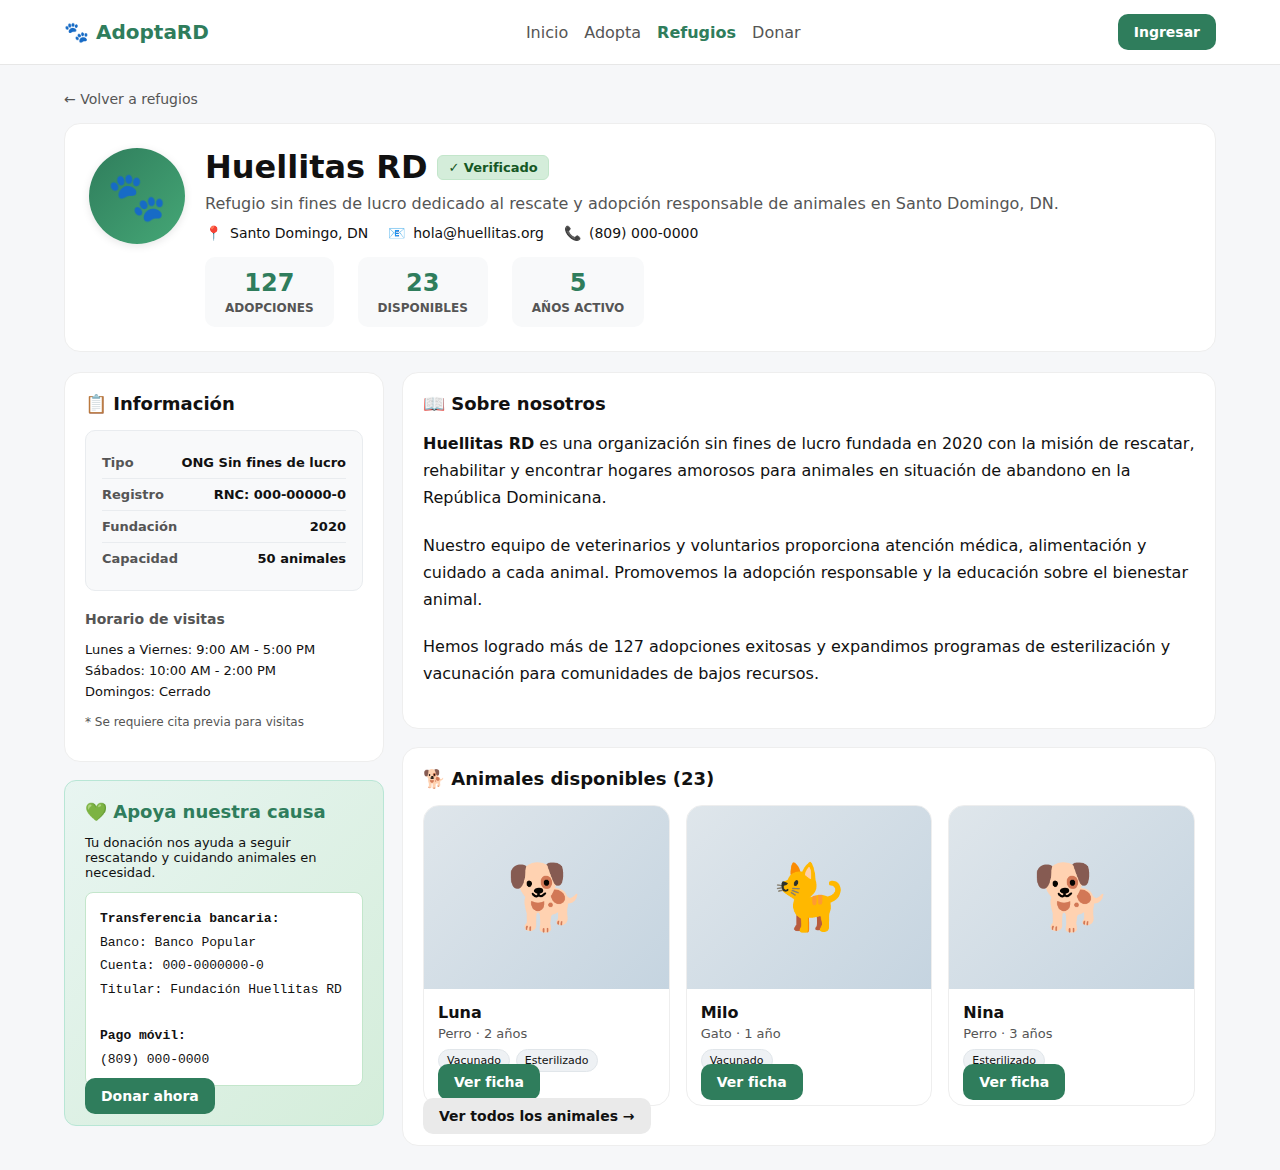
<file: refugio.html>
<!doctype html>
<html lang="es">
<head>
<meta charset="utf-8"/>
<meta name="viewport" content="width=device-width,initial-scale=1"/>
<title>AdoptaRD — Refugio</title>
<style>
  :root{--primary:#2F7D5C;--bg:#F6F7F9;--text:#111;--muted:#555}
  *{box-sizing:border-box}
  body{margin:0;font-family:Inter,system-ui,-apple-system,Arial,sans-serif;background:var(--bg);color:var(--text)}
  a{text-decoration:none;color:inherit}

  /* Header */
  .navbar{position:sticky;top:0;background:#fff;border-bottom:1px solid #e7e7e7;z-index:5}
  .navrow{max-width:1200px;margin:auto;padding:14px 24px;display:flex;align-items:center;justify-content:space-between}
  .brand{color:var(--primary);font-weight:800;font-size:20px}
  .menu{display:flex;gap:16px;color:var(--muted)}
  .menu a:hover{color:var(--primary)}
  .btn{background:var(--primary);color:#fff;border:0;padding:10px 16px;border-radius:10px;cursor:pointer;font-weight:600;font-size:14px}
  .btn.secondary{background:#eaeaea;color:#111}

  .wrap{max-width:1200px;margin:auto;padding:24px}
  .back-link{display:inline-flex;align-items:center;gap:6px;color:var(--muted);margin-bottom:16px;font-size:14px}
  .back-link:hover{color:var(--primary)}

  .hero{background:#fff;border:1px solid #eee;border-radius:16px;padding:24px;margin-bottom:20px}
  .header{display:flex;gap:20px;align-items:start}
  .logo{width:96px;height:96px;border-radius:999px;background:linear-gradient(135deg,#2F7D5C 0%,#45a776 100%);display:flex;align-items:center;justify-content:center;font-size:48px;flex-shrink:0;box-shadow:0 2px 8px rgba(0,0,0,.1)}
  .header-info{flex:1}
  .header-info h1{margin:0 0 8px 0;font-size:32px;display:flex;align-items:center;gap:10px}
  .verified-badge{background:#d4edda;color:#155724;padding:4px 10px;border-radius:6px;font-size:13px;font-weight:600;border:1px solid #c3e6cb;display:inline-flex;align-items:center;gap:4px}
  .stats{display:flex;gap:24px;margin-top:16px;flex-wrap:wrap}
  .stat{text-align:center;padding:12px 20px;background:#f8f9fa;border-radius:10px}
  .stat-number{font-size:24px;font-weight:700;color:var(--primary)}
  .stat-label{font-size:12px;color:var(--muted);text-transform:uppercase;font-weight:600;margin-top:4px}
  .muted{color:var(--muted)}
  .contact-info{display:flex;gap:20px;margin-top:12px;flex-wrap:wrap}
  .contact-item{display:flex;align-items:center;gap:8px;font-size:14px}

  .panel{background:#fff;border:1px solid #eee;border-radius:16px;padding:20px}
  .grid{display:grid;grid-template-columns:320px 1fr;gap:18px;margin-top:16px}

  .section-title{font-size:18px;font-weight:700;margin:0 0 16px 0;display:flex;align-items:center;gap:8px}
  .about{line-height:1.7;color:var(--text);margin-bottom:20px}

  .info-card{background:#f8f9fa;padding:16px;border-radius:10px;border:1px solid #e9ecef;margin-bottom:16px}
  .info-card h4{margin:0 0 12px 0;font-size:14px;font-weight:700;text-transform:uppercase;color:var(--muted);letter-spacing:.5px}
  .info-row{display:flex;justify-content:space-between;padding:8px 0;border-bottom:1px solid #e9ecef}
  .info-row:last-child{border-bottom:0}
  .info-label{font-size:13px;color:var(--muted);font-weight:600}
  .info-value{font-size:13px;font-weight:600;color:var(--text)}

  .donation-box{background:linear-gradient(135deg,#e8f5f1 0%,#d4edda 100%);padding:20px;border-radius:12px;border:1px solid #b8e6d5}
  .donation-box h3{margin:0 0 12px 0;color:var(--primary);font-size:18px}
  .bank-info{background:#fff;padding:14px;border-radius:8px;font-family:monospace;font-size:13px;line-height:1.8;border:1px solid #c3e6cb;margin-top:12px}

  .gridcards{display:grid;grid-template-columns:repeat(3,1fr);gap:16px}
  .card{background:#fff;border:1px solid #eee;border-radius:16px;overflow:hidden;transition:box-shadow .2s,transform .2s}
  .card:hover{box-shadow:0 4px 12px rgba(0,0,0,.08);transform:translateY(-2px)}
  .img{aspect-ratio:4/3;background:linear-gradient(135deg,#dfe6eb 0%,#c5d4e0 100%);display:flex;align-items:center;justify-content:center;font-size:64px}
  .pad{padding:14px}
  .pad h3{margin:0 0 4px 0;font-size:16px}
  .pad .muted{font-size:13px}
  .tags{display:flex;gap:6px;margin-top:8px;flex-wrap:wrap}
  .chip{background:#eef1f4;border:1px solid #e1e6ea;border-radius:999px;padding:4px 8px;font-size:11px;font-weight:500}

  @media (max-width:980px){
    .grid{grid-template-columns:1fr}
    .gridcards{grid-template-columns:1fr 1fr}
    .header{flex-direction:column;align-items:center;text-align:center}
    .stats{justify-content:center}
    .contact-info{flex-direction:column;gap:8px}
  }
  @media (max-width:640px){
    .gridcards{grid-template-columns:1fr}
    .stats{gap:12px}
    .stat{flex:1;min-width:100px}
    .menu{display:none}
  }
</style>
</head>
<body>
  <!-- HEADER con botón único de Ingresar/Salir y visibilidad controlada por auth.js -->
  <header class="navbar">
    <div class="navrow">
      <a class="brand" href="index.html">🐾 AdoptaRD</a>
      <nav class="menu" aria-label="Principal">
        <a href="index.html">Inicio</a>
        <a href="catalogo.html">Adopta</a>
        <a href="refugio.html">Refugios</a>
        <a href="donaciones.html">Donar</a>
        <a href="panel-refugio.html">Panel Refugio</a>
        <a href="panel-admin.html">Panel Admin</a>
      </nav>
      <a class="btn btn-login" id="loginBtn" href="login.html">Ingresar</a>
    </div>
  </header>

  <main class="wrap">
    <a href="refugio.html" class="back-link">← Volver a refugios</a>

    <section class="hero">
      <div class="header">
        <div class="logo" aria-label="Logo de refugio">🐾</div>
        <div class="header-info">
          <h1 id="refName">Huellitas RD <span class="verified-badge">✓ Verificado</span></h1>
          <p class="muted" style="margin:8px 0" id="refDesc">
            Refugio sin fines de lucro dedicado al rescate y adopción responsable de animales en situación de calle.
          </p>

          <div class="contact-info" id="refContact">
            <div class="contact-item"><span>📍</span><span>Santo Domingo, DN</span></div>
            <div class="contact-item"><span>📧</span><span>hola@huellitas.org</span></div>
            <div class="contact-item"><span>📞</span><span>(809) 000-0000</span></div>
          </div>

          <div class="stats" id="refStats">
            <div class="stat"><div class="stat-number">127</div><div class="stat-label">Adopciones</div></div>
            <div class="stat"><div class="stat-number">23</div><div class="stat-label">Disponibles</div></div>
            <div class="stat"><div class="stat-number">5</div><div class="stat-label">Años activo</div></div>
          </div>
        </div>
      </div>
    </section>

    <section class="grid">
      <aside>
        <div class="panel" style="margin-bottom:18px">
          <h3 class="section-title">📋 Información</h3>
          <div class="info-card" id="infoCard">
            <div class="info-row"><span class="info-label">Tipo</span><span class="info-value">ONG Sin fines de lucro</span></div>
            <div class="info-row"><span class="info-label">Registro</span><span class="info-value">RNC: 000-00000-0</span></div>
            <div class="info-row"><span class="info-label">Fundación</span><span class="info-value">2020</span></div>
            <div class="info-row"><span class="info-label">Capacidad</span><span class="info-value">50 animales</span></div>
          </div>

          <h4 style="font-size:14px;margin:20px 0 10px;font-weight:700;color:var(--muted)">Horario de visitas</h4>
          <p style="font-size:13px;line-height:1.6;color:var(--text)">
            Lunes a Viernes: 9:00 AM - 5:00 PM<br/>Sábados: 10:00 AM - 2:00 PM<br/>Domingos: Cerrado
          </p>
          <p style="font-size:12px;color:var(--muted);margin-top:8px">* Se requiere cita previa para visitas</p>
        </div>

        <div class="panel donation-box">
          <h3>💚 Apoya nuestra causa</h3>
          <p style="font-size:13px;margin-bottom:12px;color:var(--text)">
            Tu donación nos ayuda a seguir rescatando y cuidando animales en necesidad.
          </p>
          <div class="bank-info" id="bankInfo">
            <strong>Transferencia bancaria:</strong><br/>
            Banco: Banco Popular<br/>
            Cuenta: 000-0000000-0<br/>
            Titular: Fundación Huellitas RD<br/><br/>
            <strong>Pago móvil:</strong><br/>(809) 000-0000
          </div>
          <a class="btn" href="donaciones.html" style="width:100%;margin-top:12px">Donar ahora</a>
        </div>
      </aside>

      <div>
        <section class="panel" style="margin-bottom:18px">
          <h2 class="section-title">📖 Sobre nosotros</h2>
          <p class="about" id="about1"><strong>Huellitas RD</strong> es una organización sin fines de lucro fundada en 2020 con la misión de rescatar, rehabilitar y encontrar hogares amorosos para animales en situación de abandono en la República Dominicana.</p>
          <p class="about" id="about2">Nuestro equipo de veterinarios y voluntarios proporciona atención médica, alimentación y cuidado a cada animal. Promovemos la adopción responsable y la educación sobre el bienestar animal.</p>
          <p class="about" id="about3">Hemos logrado más de 127 adopciones exitosas y expandimos programas de esterilización y vacunación para comunidades de bajos recursos.</p>
        </section>

        <section class="panel">
          <h2 class="section-title" id="availTitle">🐕 Animales disponibles (23)</h2>
          <div class="gridcards" id="animalCards">
            <!-- Tarjetas demo -->
            <article class="card">
              <div class="img">🐕</div>
              <div class="pad">
                <h3>Luna</h3>
                <div class="muted">Perro · 2 años</div>
                <div class="tags"><span class="chip">Vacunado</span><span class="chip">Esterilizado</span></div>
                <a class="btn" href="ficha.html?id=luna" style="width:100%;margin-top:10px">Ver ficha</a>
              </div>
            </article>

            <article class="card">
              <div class="img">🐈</div>
              <div class="pad">
                <h3>Milo</h3>
                <div class="muted">Gato · 1 año</div>
                <div class="tags"><span class="chip">Vacunado</span></div>
                <a class="btn" href="ficha.html?id=milo" style="width:100%;margin-top:10px">Ver ficha</a>
              </div>
            </article>

            <article class="card">
              <div class="img">🐕</div>
              <div class="pad">
                <h3>Nina</h3>
                <div class="muted">Perro · 3 años</div>
                <div class="tags"><span class="chip">Esterilizado</span></div>
                <a class="btn" href="ficha.html?id=nina" style="width:100%;margin-top:10px">Ver ficha</a>
              </div>
            </article>
          </div>
          <a class="btn secondary" href="catalogo.html" style="width:100%;margin-top:16px">Ver todos los animales →</a>
        </section>
      </div>
    </section>
  </main>

  <script src="auth.js"></script>
  <script>
    // Aplica visibilidad de botones/menú según sesión
    initAuthUI?.();

    // Soporte básico para ?id= en el perfil del refugio
    const REFUGIOS = {
      huellitas: {
        nombre: 'Huellitas RD',
        ciudad: 'Santo Domingo, DN',
        email: 'hola@huellitas.org',
        tel: '(809) 000-0000',
        adopciones: 127, disponibles: 23, anios: 5,
        cuenta: { banco: 'Banco Popular', numero: '000-0000000-0', titular: 'Fundación Huellitas RD' }
      },
      padela: {
        nombre: 'PADELA RD',
        ciudad: 'Santiago',
        email: 'contacto@padela.org',
        tel: '(809) 111-1111',
        adopciones: 302, disponibles: 41, anios: 8,
        cuenta: { banco: 'Banco BHD', numero: '123-4567890-1', titular: 'PADELA RD' }
      }
    };

    const q = new URLSearchParams(location.search);
    const id = q.get('id') || 'huellitas';
    const r = REFUGIOS[id] || REFUGIOS.huellitas;

    // Pinta datos
    document.getElementById('refName').innerHTML = `${r.nombre} <span class="verified-badge">✓ Verificado</span>`;
    document.getElementById('refDesc').textContent =
      `Refugio sin fines de lucro dedicado al rescate y adopción responsable de animales en ${r.ciudad}.`;

    document.getElementById('refContact').innerHTML = `
      <div class="contact-item"><span>📍</span><span>${r.ciudad}</span></div>
      <div class="contact-item"><span>📧</span><span>${r.email}</span></div>
      <div class="contact-item"><span>📞</span><span>${r.tel}</span></div>`;

    document.getElementById('refStats').innerHTML = `
      <div class="stat"><div class="stat-number">${r.adopciones}</div><div class="stat-label">Adopciones</div></div>
      <div class="stat"><div class="stat-number">${r.disponibles}</div><div class="stat-label">Disponibles</div></div>
      <div class="stat"><div class="stat-number">${r.anios}</div><div class="stat-label">Años activo</div></div>`;

    document.getElementById('bankInfo').innerHTML = `
      <strong>Transferencia bancaria:</strong><br/>
      Banco: ${r.cuenta.banco}<br/>
      Cuenta: ${r.cuenta.numero}<br/>
      Titular: ${r.cuenta.titular}<br/><br/>
      <strong>Pago móvil:</strong><br/>${r.tel}`;
  </script>
</body>
</html>
</file>
<file: styles.css>
/* Links globales */
a, a:visited, a:active {
  text-decoration: none;          /* quita el subrayado */
  color: #2F7D5C;                 /* color consistente (verde AdoptaRD) */
}

a:hover {
  text-decoration: none;
  opacity: .85;                   /* feedback en hover */
}

/* Accesibilidad: indicar foco para teclado */
a:focus-visible {
  outline: 2px solid #2F7D5C;
  outline-offset: 2px;
}

/* Menú principal (si quieres asegurar el color) */
nav.menu a { color:#2F7D5C; }

/* Si tienes enlaces dentro de textos (párrafos) y los quieres gris/negro: */
/* p a { color:#0f172a; }  <- opcional */
</file>
